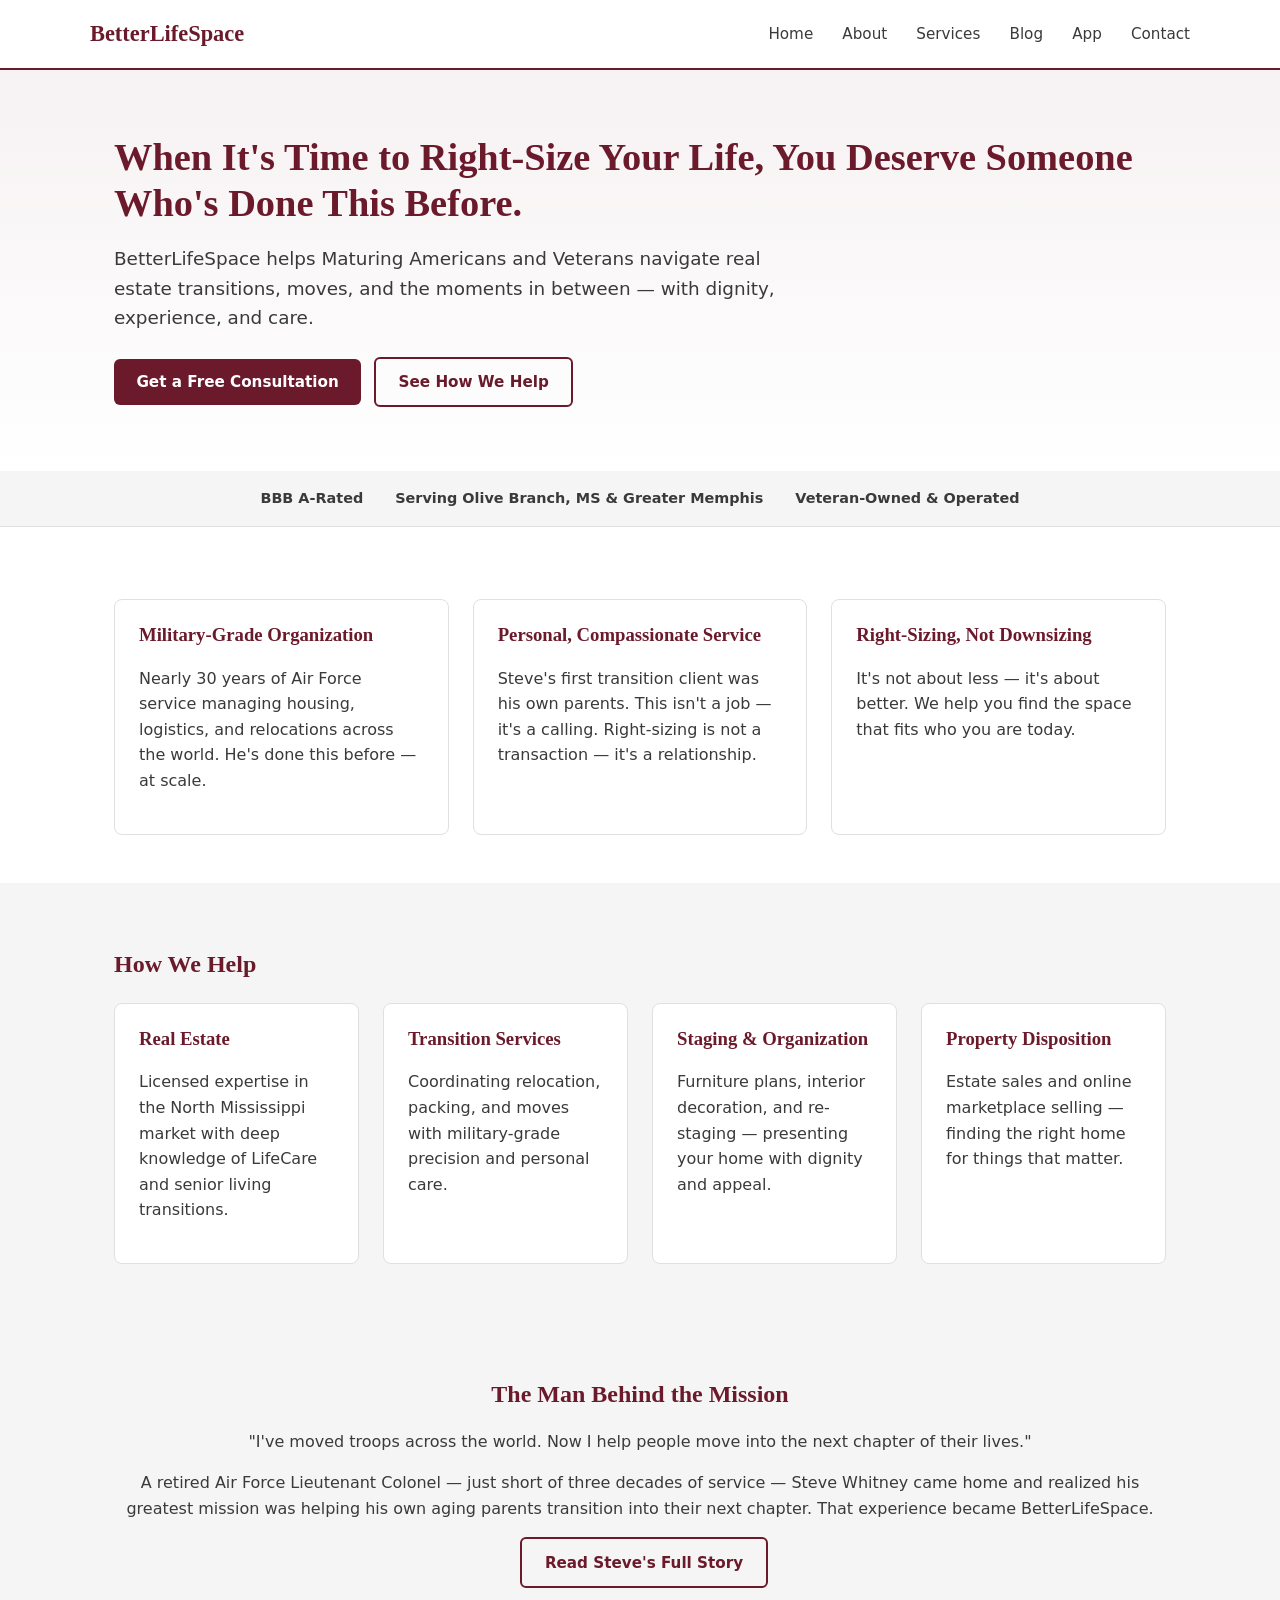
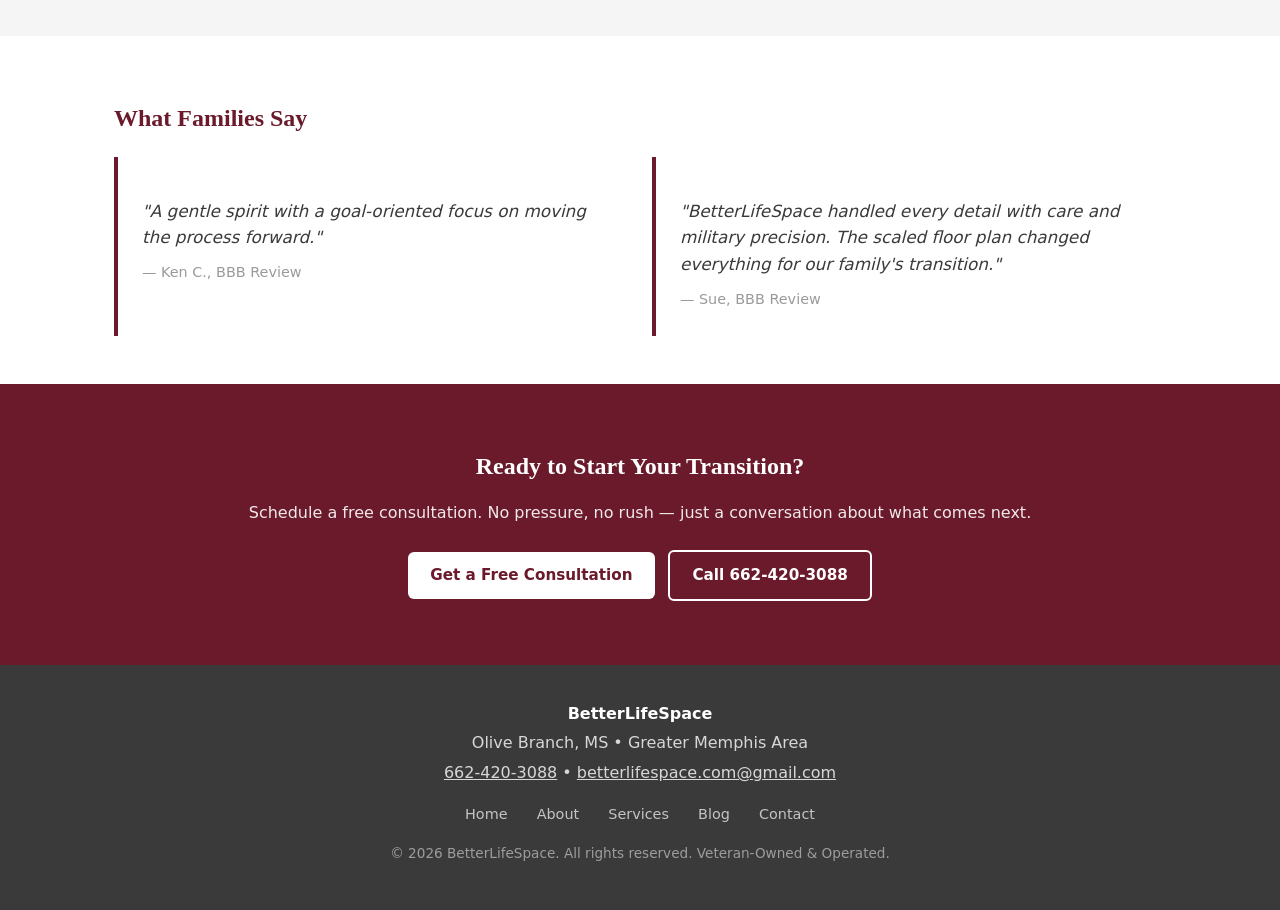
<file: index.html>
<!doctype html>
<html lang="en">
<head>
  <meta charset="utf-8" />
  <meta name="viewport" content="width=device-width, initial-scale=1" />
  <title>BetterLifeSpace — Right-Size Your Life with Dignity, Experience & Care</title>
  <meta name="description" content="BetterLifeSpace helps Maturing Americans and Veterans navigate real estate transitions, moves, and life changes — with dignity, military-grade organization, and compassionate care. Serving Olive Branch, MS and the greater Memphis area." />
  <meta name="keywords" content="senior move management, right-sizing, Olive Branch MS, real estate, veteran owned, transition services, estate sales, Memphis TN" />

  <!-- Open Graph -->
  <meta property="og:title" content="BetterLifeSpace — Right-Size Your Life" />
  <meta property="og:description" content="Helping Maturing Americans navigate real estate transitions with dignity, experience, and care." />
  <meta property="og:type" content="website" />
  <meta property="og:url" content="https://betterlifespace.org" />
  <!-- <meta property="og:image" content="https://betterlifespace.org/assets/img/og-image.jpg" /> -->

  <!-- Structured Data -->
  <script type="application/ld+json">
  {
    "@context": "https://schema.org",
    "@type": "LocalBusiness",
    "name": "BetterLifeSpace",
    "description": "Right-sizing, real estate, transition services, staging, and property disposition for Maturing Americans and Veterans.",
    "url": "https://betterlifespace.org",
    "telephone": "662-420-3088",
    "email": "betterlifespace.com@gmail.com",
    "founder": {
      "@type": "Person",
      "name": "Steve Whitney",
      "jobTitle": "Owner",
      "description": "Retired Air Force Lieutenant Colonel with nearly 30 years of service"
    },
    "address": {
      "@type": "PostalAddress",
      "addressLocality": "Olive Branch",
      "addressRegion": "MS",
      "addressCountry": "US"
    },
    "areaServed": [
      { "@type": "City", "name": "Olive Branch", "containedInPlace": { "@type": "State", "name": "Mississippi" } },
      { "@type": "City", "name": "Memphis", "containedInPlace": { "@type": "State", "name": "Tennessee" } }
    ],
    "aggregateRating": {
      "@type": "AggregateRating",
      "ratingValue": "5",
      "bestRating": "5",
      "ratingCount": "2"
    }
  }
  </script>

  <link rel="stylesheet" href="assets/css/style.css" />
</head>
<body>

  <!-- ============================================================
       HEADER / NAVIGATION
       ============================================================
       Navigation links to all main pages.
       Logo area: Replace text "BetterLifeSpace" with actual logo
       image when available (assets/img/logo-full.png).
  -->
  <header class="site-header">
    <div class="container header-inner">
      <a class="brand" href="index.html">BetterLifeSpace</a>
      <button id="navToggle" class="nav-toggle" aria-label="Toggle navigation">&#9776;</button>
      <nav class="site-nav" id="siteNav">
        <a href="index.html">Home</a>
        <a href="about.html">About</a>
        <a href="services/">Services</a>
        <a href="blog/">Blog</a>
        <a href="app.html">App</a>
        <a href="contact.html">Contact</a>
      </nav>
    </div>
  </header>

  <main>

    <!-- ============================================================
         HERO SECTION
         ============================================================
         CONTENT GUIDELINES:
         - Headline: "When It's Time to Right-Size Your Life, You Deserve
           Someone Who's Done This Before."
         - Sub-headline: "BetterLifeSpace helps Maturing Americans and
           Veterans navigate real estate transitions, moves, and the
           moments in between — with dignity, experience, and care."
         - Two CTA buttons: "Get a Free Consultation" | "See How We Help"
         - Background: Warm, inviting residential photography — not
           sterile stock images. Consider a warm-toned hero image of a
           real home exterior or a family moment.
         - NEVER use the phrase "Senior Citizens" — always "Maturing
           Americans" or "Mature Adults"
    -->
    <section class="hero">
      <div class="container hero-inner">
        <h1>When It's Time to Right-Size Your Life, You Deserve Someone Who's Done This Before.</h1>
        <p class="hero-sub">BetterLifeSpace helps Maturing Americans and Veterans navigate real estate transitions, moves, and the moments in between — with dignity, experience, and care.</p>
        <p class="cta-row">
          <a class="btn primary" href="contact.html">Get a Free Consultation</a>
          <a class="btn outline" href="services/">See How We Help</a>
        </p>
      </div>
    </section>

    <!-- ============================================================
         SOCIAL PROOF BAR
         ============================================================
         CONTENT GUIDELINES:
         - BBB A-Rated badge (add image when available)
         - "Serving Olive Branch, MS & Greater Memphis"
         - "Veteran-Owned & Operated"
         - Keep this tight — one horizontal row on desktop,
           stacked on mobile
    -->
    <section class="trust-bar">
      <div class="container trust-bar-inner">
        <span class="trust-item">BBB A-Rated</span>
        <span class="trust-item">Serving Olive Branch, MS &amp; Greater Memphis</span>
        <span class="trust-item">Veteran-Owned &amp; Operated</span>
      </div>
    </section>

    <!-- ============================================================
         THREE-COLUMN VALUE PROPOSITIONS
         ============================================================
         CONTENT GUIDELINES:
         1. Military-Grade Organization — the experience
            "Nearly 30 years of Air Force service managing housing,
            logistics, and relocations across the world."
         2. Personal, Compassionate Service — the heart
            "Steve's first transition client was his own parents.
            This isn't a job — it's a calling."
         3. Right-Sizing, Not Downsizing — the philosophy
            "It's not about less — it's about better. Find the
            space that fits who you are today."
    -->
    <section class="value-props">
      <div class="container">
        <div class="grid grid-3">
          <div class="card">
            <h3>Military-Grade Organization</h3>
            <p>Nearly 30 years of Air Force service managing housing, logistics, and relocations across the world. He's done this before — at scale.</p>
          </div>
          <div class="card">
            <h3>Personal, Compassionate Service</h3>
            <p>Steve's first transition client was his own parents. This isn't a job — it's a calling. Right-sizing is not a transaction — it's a relationship.</p>
          </div>
          <div class="card">
            <h3>Right-Sizing, Not Downsizing</h3>
            <p>It's not about less — it's about better. We help you find the space that fits who you are today.</p>
          </div>
        </div>
      </div>
    </section>

    <!-- ============================================================
         SERVICES OVERVIEW
         ============================================================
         CONTENT GUIDELINES:
         Brief cards linking to each service page. Each card has:
         - Service name as heading
         - 1-2 sentence description
         - Link to full service page
         Services: Real Estate, Transition Services, Staging &
         Organization, Property Disposition (Re-Home)
    -->
    <section class="services-overview" id="services">
      <div class="container">
        <h2>How We Help</h2>
        <div class="grid grid-4">
          <a href="services/real-estate.html" class="card card-link">
            <h3>Real Estate</h3>
            <p>Licensed expertise in the North Mississippi market with deep knowledge of LifeCare and senior living transitions.</p>
          </a>
          <a href="services/transition.html" class="card card-link">
            <h3>Transition Services</h3>
            <p>Coordinating relocation, packing, and moves with military-grade precision and personal care.</p>
          </a>
          <a href="services/staging.html" class="card card-link">
            <h3>Staging &amp; Organization</h3>
            <p>Furniture plans, interior decoration, and re-staging — presenting your home with dignity and appeal.</p>
          </a>
          <a href="services/disposition.html" class="card card-link">
            <h3>Property Disposition</h3>
            <p>Estate sales and online marketplace selling — finding the right home for things that matter.</p>
          </a>
        </div>
      </div>
    </section>

    <!-- ============================================================
         STEVE'S STORY TEASER
         ============================================================
         CONTENT GUIDELINES:
         2-3 sentences from Steve's story with a link to the About page.
         Pull from: "I've moved troops across the world. Now I help
         people move into the next chapter of their lives."
    -->
    <section class="story-teaser">
      <div class="container">
        <h2>The Man Behind the Mission</h2>
        <p>"I've moved troops across the world. Now I help people move into the next chapter of their lives."</p>
        <p>A retired Air Force Lieutenant Colonel — just short of three decades of service — Steve Whitney came home and realized his greatest mission was helping his own aging parents transition into their next chapter. That experience became BetterLifeSpace.</p>
        <a class="btn outline" href="about.html">Read Steve's Full Story</a>
      </div>
    </section>

    <!-- ============================================================
         TESTIMONIALS
         ============================================================
         CONTENT GUIDELINES:
         Feature real BBB testimonials prominently:
         - Sue's testimonial (about the scaled floor plan)
         - Ken C.'s quote: "A gentle spirit with a goal-oriented
           focus on moving the process forward."
         - Add more as they come in
    -->
    <section class="testimonials" id="testimonials">
      <div class="container">
        <h2>What Families Say</h2>
        <div class="grid grid-2">
          <blockquote class="testimonial-card">
            <p>"A gentle spirit with a goal-oriented focus on moving the process forward."</p>
            <cite>— Ken C., BBB Review</cite>
          </blockquote>
          <blockquote class="testimonial-card">
            <!-- TODO: Add Sue's full testimonial about the scaled floor plan -->
            <p>"BetterLifeSpace handled every detail with care and military precision. The scaled floor plan changed everything for our family's transition."</p>
            <cite>— Sue, BBB Review</cite>
          </blockquote>
        </div>
      </div>
    </section>

    <!-- ============================================================
         FINAL CTA
         ============================================================
         Free consultation form or phone number prominently displayed.
         Phone: 662-420-3088
    -->
    <section class="final-cta">
      <div class="container">
        <h2>Ready to Start Your Transition?</h2>
        <p>Schedule a free consultation. No pressure, no rush — just a conversation about what comes next.</p>
        <p class="cta-row">
          <a class="btn primary" href="contact.html">Get a Free Consultation</a>
          <a class="btn outline" href="tel:6624203088">Call 662-420-3088</a>
        </p>
      </div>
    </section>

  </main>

  <!-- ============================================================
       FOOTER
       ============================================================
       Include: copyright, BBB badge, Veteran-owned badge,
       quick nav links, phone and email.
  -->
  <footer class="site-footer">
    <div class="container footer-inner">
      <div class="footer-brand">
        <p><strong>BetterLifeSpace</strong></p>
        <p>Olive Branch, MS &bull; Greater Memphis Area</p>
        <p><a href="tel:6624203088">662-420-3088</a> &bull; <a href="mailto:betterlifespace.com@gmail.com">betterlifespace.com@gmail.com</a></p>
      </div>
      <nav class="footer-nav">
        <a href="index.html">Home</a>
        <a href="about.html">About</a>
        <a href="services/">Services</a>
        <a href="blog/">Blog</a>
        <a href="contact.html">Contact</a>
      </nav>
      <p class="footer-copy">&copy; <span id="year"></span> BetterLifeSpace. All rights reserved. Veteran-Owned &amp; Operated.</p>
    </div>
  </footer>

  <script src="assets/js/main.js"></script>
</body>
</html>
</file>
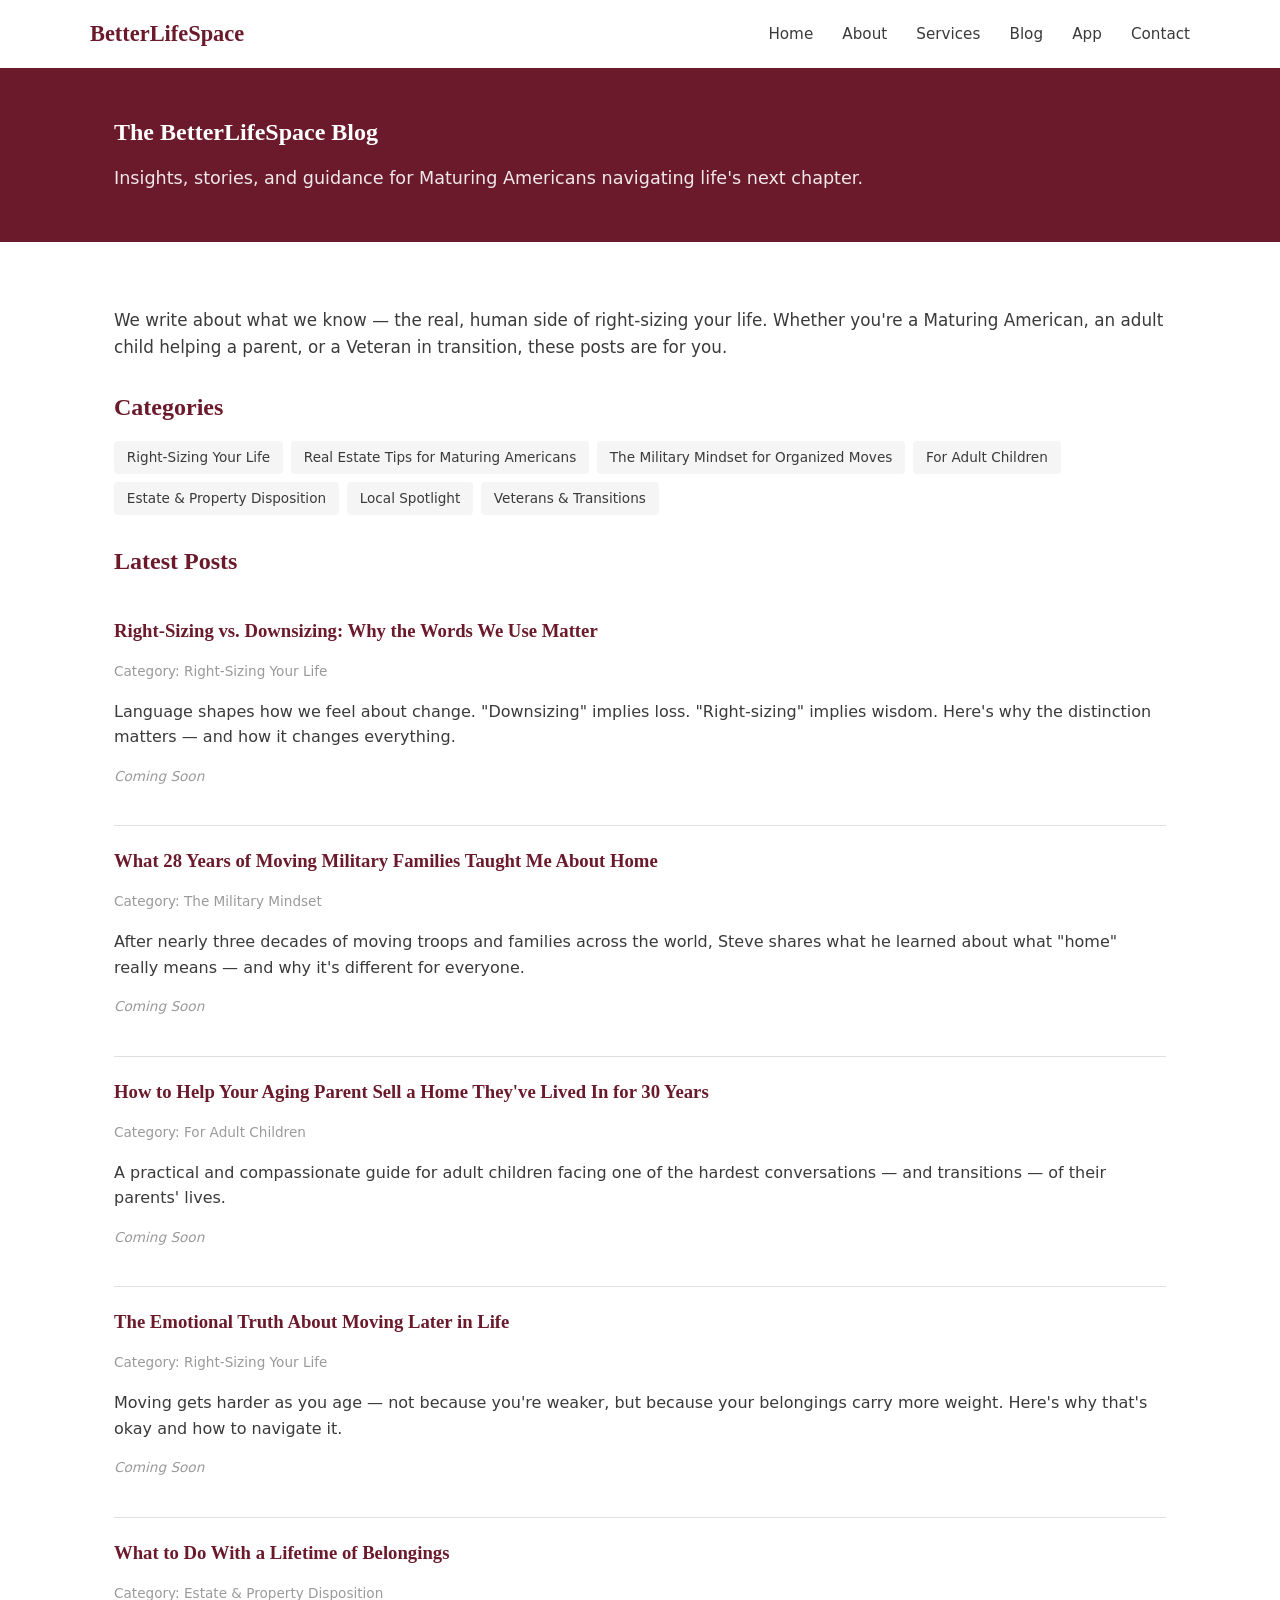
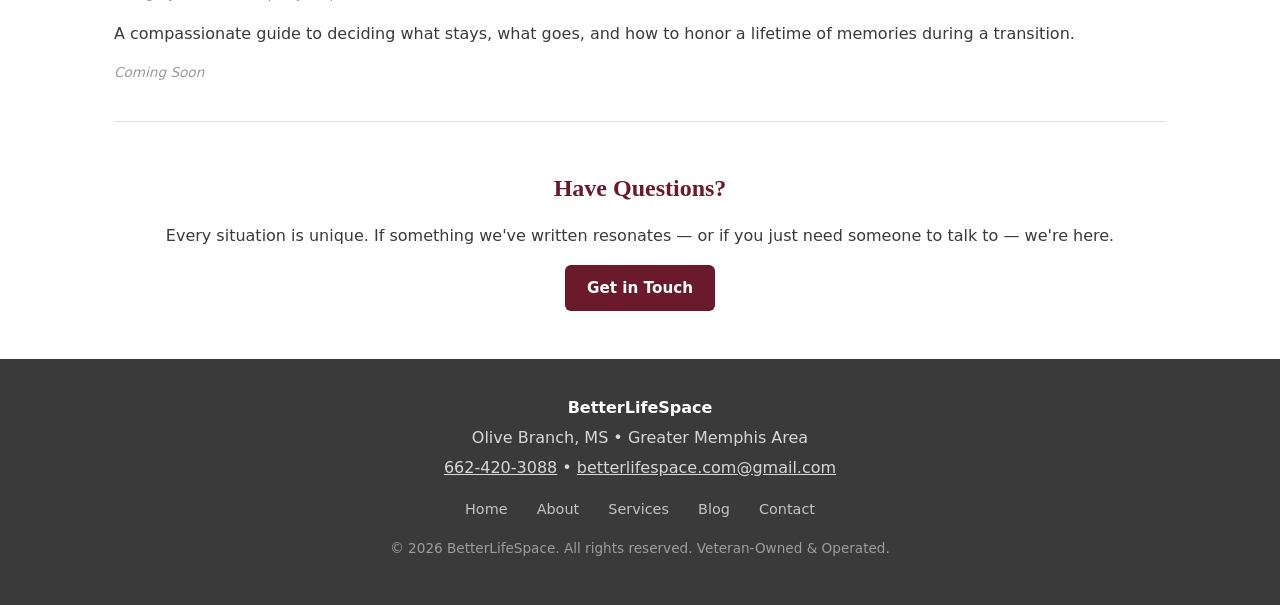
<file: blog/index.html>
<!doctype html>
<html lang="en">
<head>
  <meta charset="utf-8" />
  <meta name="viewport" content="width=device-width, initial-scale=1" />
  <title>Blog — BetterLifeSpace</title>
  <meta name="description" content="Insights on right-sizing, senior transitions, real estate, estate sales, and more from Steve Whitney and BetterLifeSpace. Serving Olive Branch, MS and the greater Memphis area." />
  <meta name="keywords" content="right-sizing blog, senior move management tips, downsizing advice, veteran real estate, Olive Branch MS" />
  <link rel="stylesheet" href="../assets/css/style.css" />
</head>
<body>

  <header class="site-header">
    <div class="container header-inner">
      <a class="brand" href="../index.html">BetterLifeSpace</a>
      <button id="navToggle" class="nav-toggle" aria-label="Toggle navigation">&#9776;</button>
      <nav class="site-nav" id="siteNav">
        <a href="../index.html">Home</a>
        <a href="../about.html">About</a>
        <a href="../services/">Services</a>
        <a href="./">Blog</a>
        <a href="../app.html">App</a>
        <a href="../contact.html">Contact</a>
      </nav>
    </div>
  </header>

  <main>

    <!-- ============================================================
         BLOG INDEX PAGE
         ============================================================
         PURPOSE:
         Establish Steve as the trusted regional authority on
         Maturing American real estate transitions. Serve as the
         SEO engine for the site.

         CATEGORIES:
         - Right-Sizing Your Life (philosophy and mindset)
         - Real Estate Tips for Maturing Americans
         - The Military Mindset for Organized Moves
         - For Adult Children (helping aging parents)
         - Estate & Property Disposition
         - Local Spotlight (North Mississippi / Memphis resources)
         - Veterans & Transitions

         FIRST 10 BLOG POSTS TO WRITE:
         1. "Right-Sizing vs. Downsizing: Why the Words We Use Matter"
            File: blog/right-sizing-vs-downsizing.html
            Category: Right-Sizing Your Life

         2. "What 28 Years of Moving Military Families Taught Me About Home"
            File: blog/military-families-taught-me-about-home.html
            Category: The Military Mindset

         3. "How to Help Your Aging Parent Sell a Home They've Lived In for 30 Years"
            File: blog/help-aging-parent-sell-home.html
            Category: For Adult Children

         4. "The Emotional Truth About Moving Later in Life (And Why It's Okay)"
            File: blog/emotional-truth-moving-later-in-life.html
            Category: Right-Sizing Your Life

         5. "What to Do With a Lifetime of Belongings: A Compassionate Guide"
            File: blog/lifetime-of-belongings-guide.html
            Category: Estate & Property Disposition

         6. "Why a Scaled Floor Plan Changed Everything for One of My Clients"
            File: blog/scaled-floor-plan-changed-everything.html
            Category: Real Estate Tips

         7. "The Real Estate Market for Maturing Americans in North Mississippi"
            File: blog/real-estate-market-north-mississippi.html
            Category: Real Estate Tips

         8. "Estate Sales 101: What Families Need to Know"
            File: blog/estate-sales-101.html
            Category: Estate & Property Disposition

         9. "How LifeCare Facilities Work — And What to Expect in the Transition"
            File: blog/lifecare-facilities-what-to-expect.html
            Category: Local Spotlight

         10. "Hiring a Veteran: Why It Matters and What You Get"
             File: blog/hiring-a-veteran.html
             Category: Veterans & Transitions

         BLOG POST TEMPLATE:
         Each blog post HTML file should follow this structure:
         - Same header/footer as all pages
         - <article> wrapper with post content
         - h1 = post title
         - Publication date
         - Category tag
         - Body content (800-1200 words recommended)
         - Author attribution: Steve Whitney
         - CTA at bottom: Free consultation
         - Related posts links (when available)

         SEO NOTES:
         - Each post should have unique title and meta description
         - Use target keywords naturally in headings and body
         - Internal links to relevant service pages
         - Alt text on all images
    -->

    <section class="page-hero">
      <div class="container">
        <h1>The BetterLifeSpace Blog</h1>
        <p class="page-subtitle">Insights, stories, and guidance for Maturing Americans navigating life's next chapter.</p>
      </div>
    </section>

    <section class="blog-list">
      <div class="container">

        <p class="blog-intro">We write about what we know — the real, human side of right-sizing your life. Whether you're a Maturing American, an adult child helping a parent, or a Veteran in transition, these posts are for you.</p>

        <!-- TODO: Replace these placeholders with actual blog post links as posts are written -->

        <div class="blog-categories">
          <h2>Categories</h2>
          <ul class="category-list">
            <li>Right-Sizing Your Life</li>
            <li>Real Estate Tips for Maturing Americans</li>
            <li>The Military Mindset for Organized Moves</li>
            <li>For Adult Children</li>
            <li>Estate &amp; Property Disposition</li>
            <li>Local Spotlight</li>
            <li>Veterans &amp; Transitions</li>
          </ul>
        </div>

        <div class="blog-posts">
          <h2>Latest Posts</h2>

          <!-- Post placeholders — replace with actual content as posts are written -->
          <article class="blog-card">
            <h3>Right-Sizing vs. Downsizing: Why the Words We Use Matter</h3>
            <p class="blog-meta">Category: Right-Sizing Your Life</p>
            <p>Language shapes how we feel about change. "Downsizing" implies loss. "Right-sizing" implies wisdom. Here's why the distinction matters — and how it changes everything.</p>
            <!-- <a href="../blog/right-sizing-vs-downsizing.html">Read More</a> -->
            <p class="coming-soon">Coming Soon</p>
          </article>

          <article class="blog-card">
            <h3>What 28 Years of Moving Military Families Taught Me About Home</h3>
            <p class="blog-meta">Category: The Military Mindset</p>
            <p>After nearly three decades of moving troops and families across the world, Steve shares what he learned about what "home" really means — and why it's different for everyone.</p>
            <!-- <a href="../blog/military-families-taught-me-about-home.html">Read More</a> -->
            <p class="coming-soon">Coming Soon</p>
          </article>

          <article class="blog-card">
            <h3>How to Help Your Aging Parent Sell a Home They've Lived In for 30 Years</h3>
            <p class="blog-meta">Category: For Adult Children</p>
            <p>A practical and compassionate guide for adult children facing one of the hardest conversations — and transitions — of their parents' lives.</p>
            <!-- <a href="../blog/help-aging-parent-sell-home.html">Read More</a> -->
            <p class="coming-soon">Coming Soon</p>
          </article>

          <article class="blog-card">
            <h3>The Emotional Truth About Moving Later in Life</h3>
            <p class="blog-meta">Category: Right-Sizing Your Life</p>
            <p>Moving gets harder as you age — not because you're weaker, but because your belongings carry more weight. Here's why that's okay and how to navigate it.</p>
            <!-- <a href="../blog/emotional-truth-moving-later-in-life.html">Read More</a> -->
            <p class="coming-soon">Coming Soon</p>
          </article>

          <article class="blog-card">
            <h3>What to Do With a Lifetime of Belongings</h3>
            <p class="blog-meta">Category: Estate &amp; Property Disposition</p>
            <p>A compassionate guide to deciding what stays, what goes, and how to honor a lifetime of memories during a transition.</p>
            <!-- <a href="../blog/lifetime-of-belongings-guide.html">Read More</a> -->
            <p class="coming-soon">Coming Soon</p>
          </article>

        </div>

        <div class="blog-cta">
          <h2>Have Questions?</h2>
          <p>Every situation is unique. If something we've written resonates — or if you just need someone to talk to — we're here.</p>
          <a class="btn primary" href="../contact.html">Get in Touch</a>
        </div>

      </div>
    </section>

  </main>

  <footer class="site-footer">
    <div class="container footer-inner">
      <div class="footer-brand">
        <p><strong>BetterLifeSpace</strong></p>
        <p>Olive Branch, MS &bull; Greater Memphis Area</p>
        <p><a href="tel:6624203088">662-420-3088</a> &bull; <a href="mailto:betterlifespace.com@gmail.com">betterlifespace.com@gmail.com</a></p>
      </div>
      <nav class="footer-nav">
        <a href="../index.html">Home</a>
        <a href="../about.html">About</a>
        <a href="../services/">Services</a>
        <a href="./">Blog</a>
        <a href="../contact.html">Contact</a>
      </nav>
      <p class="footer-copy">&copy; <span id="year"></span> BetterLifeSpace. All rights reserved. Veteran-Owned &amp; Operated.</p>
    </div>
  </footer>

  <script src="../assets/js/main.js"></script>
</body>
</html>
</file>
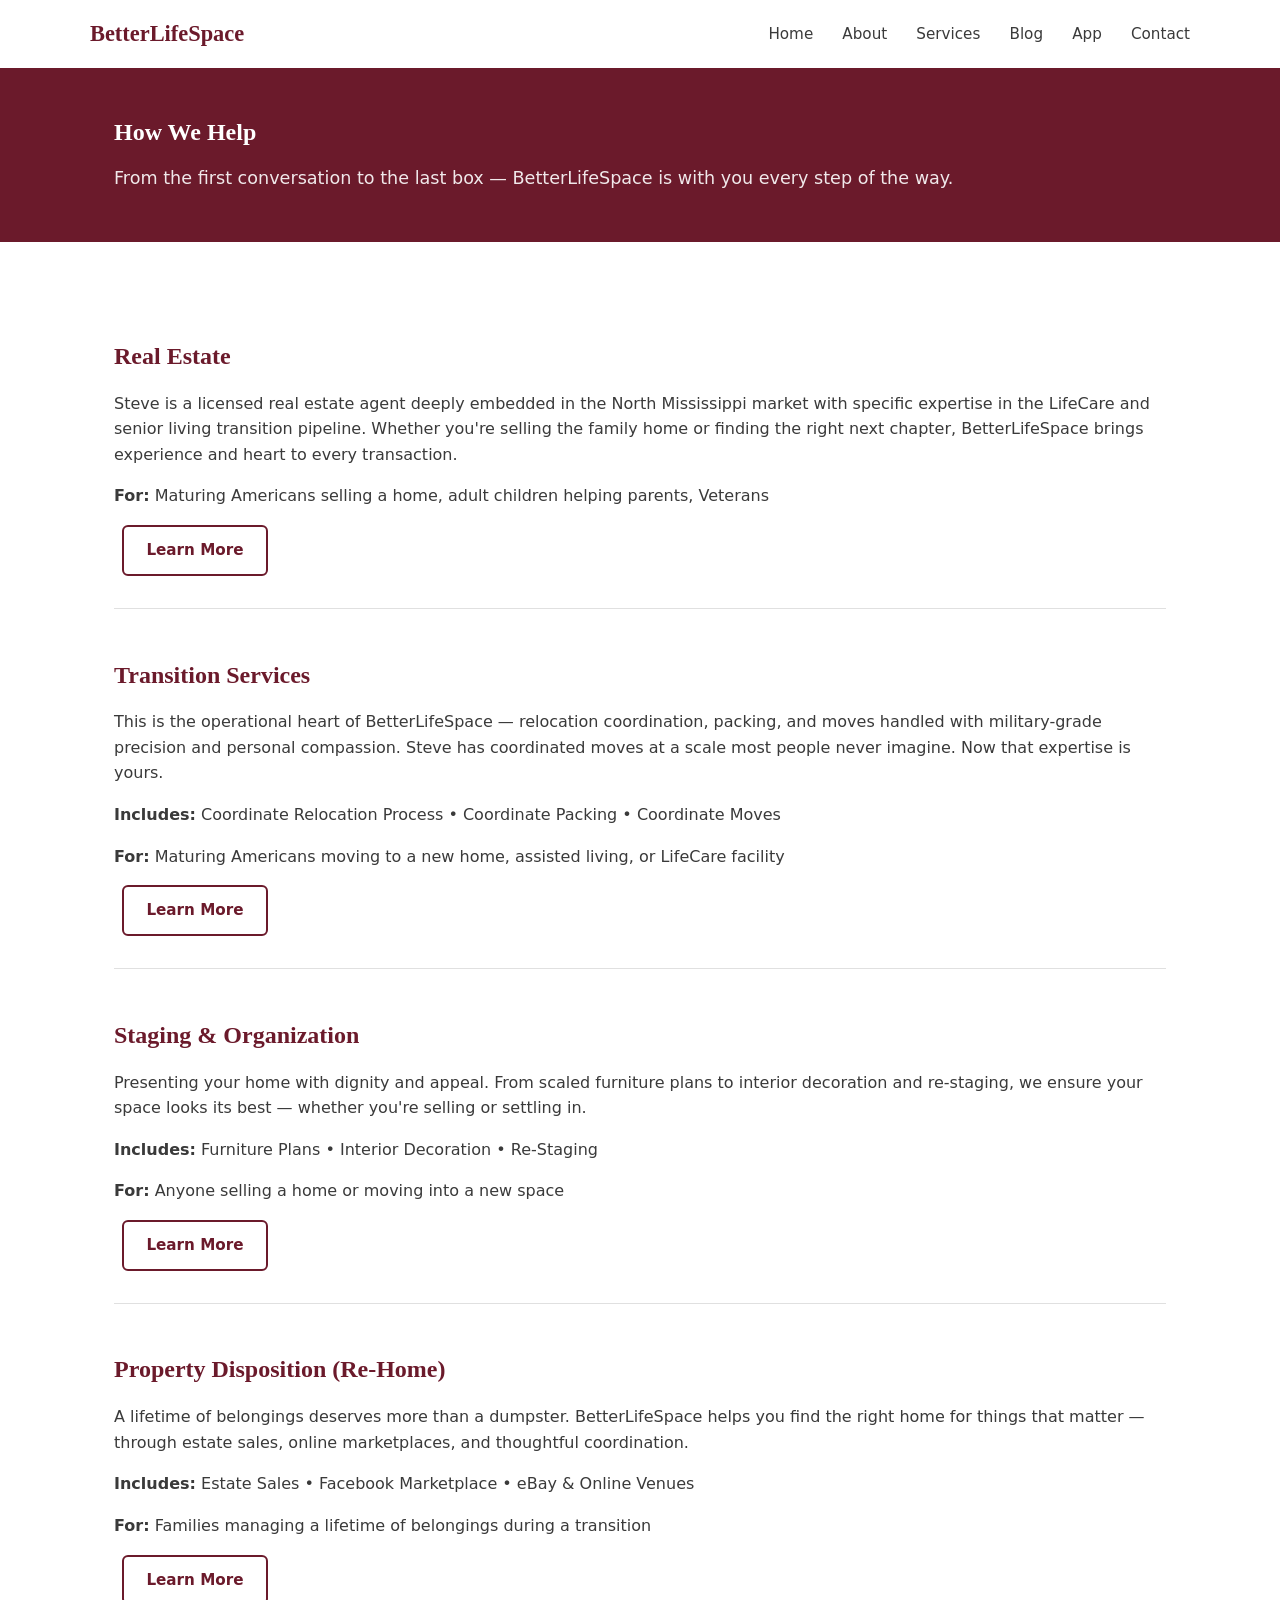
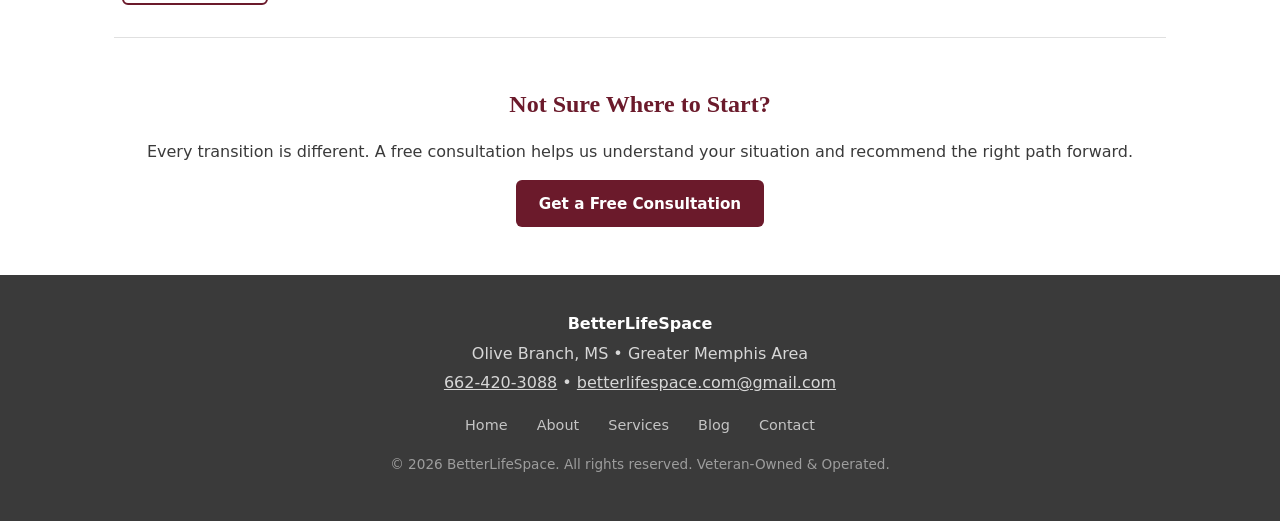
<file: services/index.html>
<!doctype html>
<html lang="en">
<head>
  <meta charset="utf-8" />
  <meta name="viewport" content="width=device-width, initial-scale=1" />
  <title>Our Services — BetterLifeSpace</title>
  <meta name="description" content="BetterLifeSpace offers real estate, transition services, staging and organization, and property disposition for Maturing Americans and Veterans in Olive Branch, MS and the greater Memphis area." />
  <meta name="keywords" content="senior move management services, right-sizing, real estate, transition services, staging, estate sales, Olive Branch MS" />
  <link rel="stylesheet" href="../assets/css/style.css" />
</head>
<body>

  <header class="site-header">
    <div class="container header-inner">
      <a class="brand" href="../index.html">BetterLifeSpace</a>
      <button id="navToggle" class="nav-toggle" aria-label="Toggle navigation">&#9776;</button>
      <nav class="site-nav" id="siteNav">
        <a href="../index.html">Home</a>
        <a href="../about.html">About</a>
        <a href="./">Services</a>
        <a href="../blog/">Blog</a>
        <a href="../app.html">App</a>
        <a href="../contact.html">Contact</a>
      </nav>
    </div>
  </header>

  <main>

    <!-- ============================================================
         SERVICES OVERVIEW PAGE
         ============================================================
         GUIDELINES:
         This page provides a warm overview of ALL services with
         links to individual service detail pages.

         Each service card follows this structure:
         - Service name
         - Brief description (2-3 sentences)
         - Who it's for
         - Link to full page

         TONE: Warm, dignified, confident. Never clinical.
         NEVER say "Senior Citizens" — say "Maturing Americans"
    -->

    <section class="page-hero">
      <div class="container">
        <h1>How We Help</h1>
        <p class="page-subtitle">From the first conversation to the last box — BetterLifeSpace is with you every step of the way.</p>
      </div>
    </section>

    <section class="services-list">
      <div class="container">

        <div class="service-card-full">
          <h2><a href="real-estate.html">Real Estate</a></h2>
          <p>Steve is a licensed real estate agent deeply embedded in the North Mississippi market with specific expertise in the LifeCare and senior living transition pipeline. Whether you're selling the family home or finding the right next chapter, BetterLifeSpace brings experience and heart to every transaction.</p>
          <p><strong>For:</strong> Maturing Americans selling a home, adult children helping parents, Veterans</p>
          <a class="btn outline" href="real-estate.html">Learn More</a>
        </div>

        <div class="service-card-full">
          <h2><a href="transition.html">Transition Services</a></h2>
          <p>This is the operational heart of BetterLifeSpace — relocation coordination, packing, and moves handled with military-grade precision and personal compassion. Steve has coordinated moves at a scale most people never imagine. Now that expertise is yours.</p>
          <p><strong>Includes:</strong> Coordinate Relocation Process &bull; Coordinate Packing &bull; Coordinate Moves</p>
          <p><strong>For:</strong> Maturing Americans moving to a new home, assisted living, or LifeCare facility</p>
          <a class="btn outline" href="transition.html">Learn More</a>
        </div>

        <div class="service-card-full">
          <h2><a href="staging.html">Staging &amp; Organization</a></h2>
          <p>Presenting your home with dignity and appeal. From scaled furniture plans to interior decoration and re-staging, we ensure your space looks its best — whether you're selling or settling in.</p>
          <p><strong>Includes:</strong> Furniture Plans &bull; Interior Decoration &bull; Re-Staging</p>
          <p><strong>For:</strong> Anyone selling a home or moving into a new space</p>
          <a class="btn outline" href="staging.html">Learn More</a>
        </div>

        <div class="service-card-full">
          <h2><a href="disposition.html">Property Disposition (Re-Home)</a></h2>
          <p>A lifetime of belongings deserves more than a dumpster. BetterLifeSpace helps you find the right home for things that matter — through estate sales, online marketplaces, and thoughtful coordination.</p>
          <p><strong>Includes:</strong> Estate Sales &bull; Facebook Marketplace &bull; eBay &amp; Online Venues</p>
          <p><strong>For:</strong> Families managing a lifetime of belongings during a transition</p>
          <a class="btn outline" href="disposition.html">Learn More</a>
        </div>

        <div class="services-cta">
          <h2>Not Sure Where to Start?</h2>
          <p>Every transition is different. A free consultation helps us understand your situation and recommend the right path forward.</p>
          <a class="btn primary" href="../contact.html">Get a Free Consultation</a>
        </div>

      </div>
    </section>

  </main>

  <footer class="site-footer">
    <div class="container footer-inner">
      <div class="footer-brand">
        <p><strong>BetterLifeSpace</strong></p>
        <p>Olive Branch, MS &bull; Greater Memphis Area</p>
        <p><a href="tel:6624203088">662-420-3088</a> &bull; <a href="mailto:betterlifespace.com@gmail.com">betterlifespace.com@gmail.com</a></p>
      </div>
      <nav class="footer-nav">
        <a href="../index.html">Home</a>
        <a href="../about.html">About</a>
        <a href="./">Services</a>
        <a href="../blog/">Blog</a>
        <a href="../contact.html">Contact</a>
      </nav>
      <p class="footer-copy">&copy; <span id="year"></span> BetterLifeSpace. All rights reserved. Veteran-Owned &amp; Operated.</p>
    </div>
  </footer>

  <script src="../assets/js/main.js"></script>
</body>
</html>
</file>
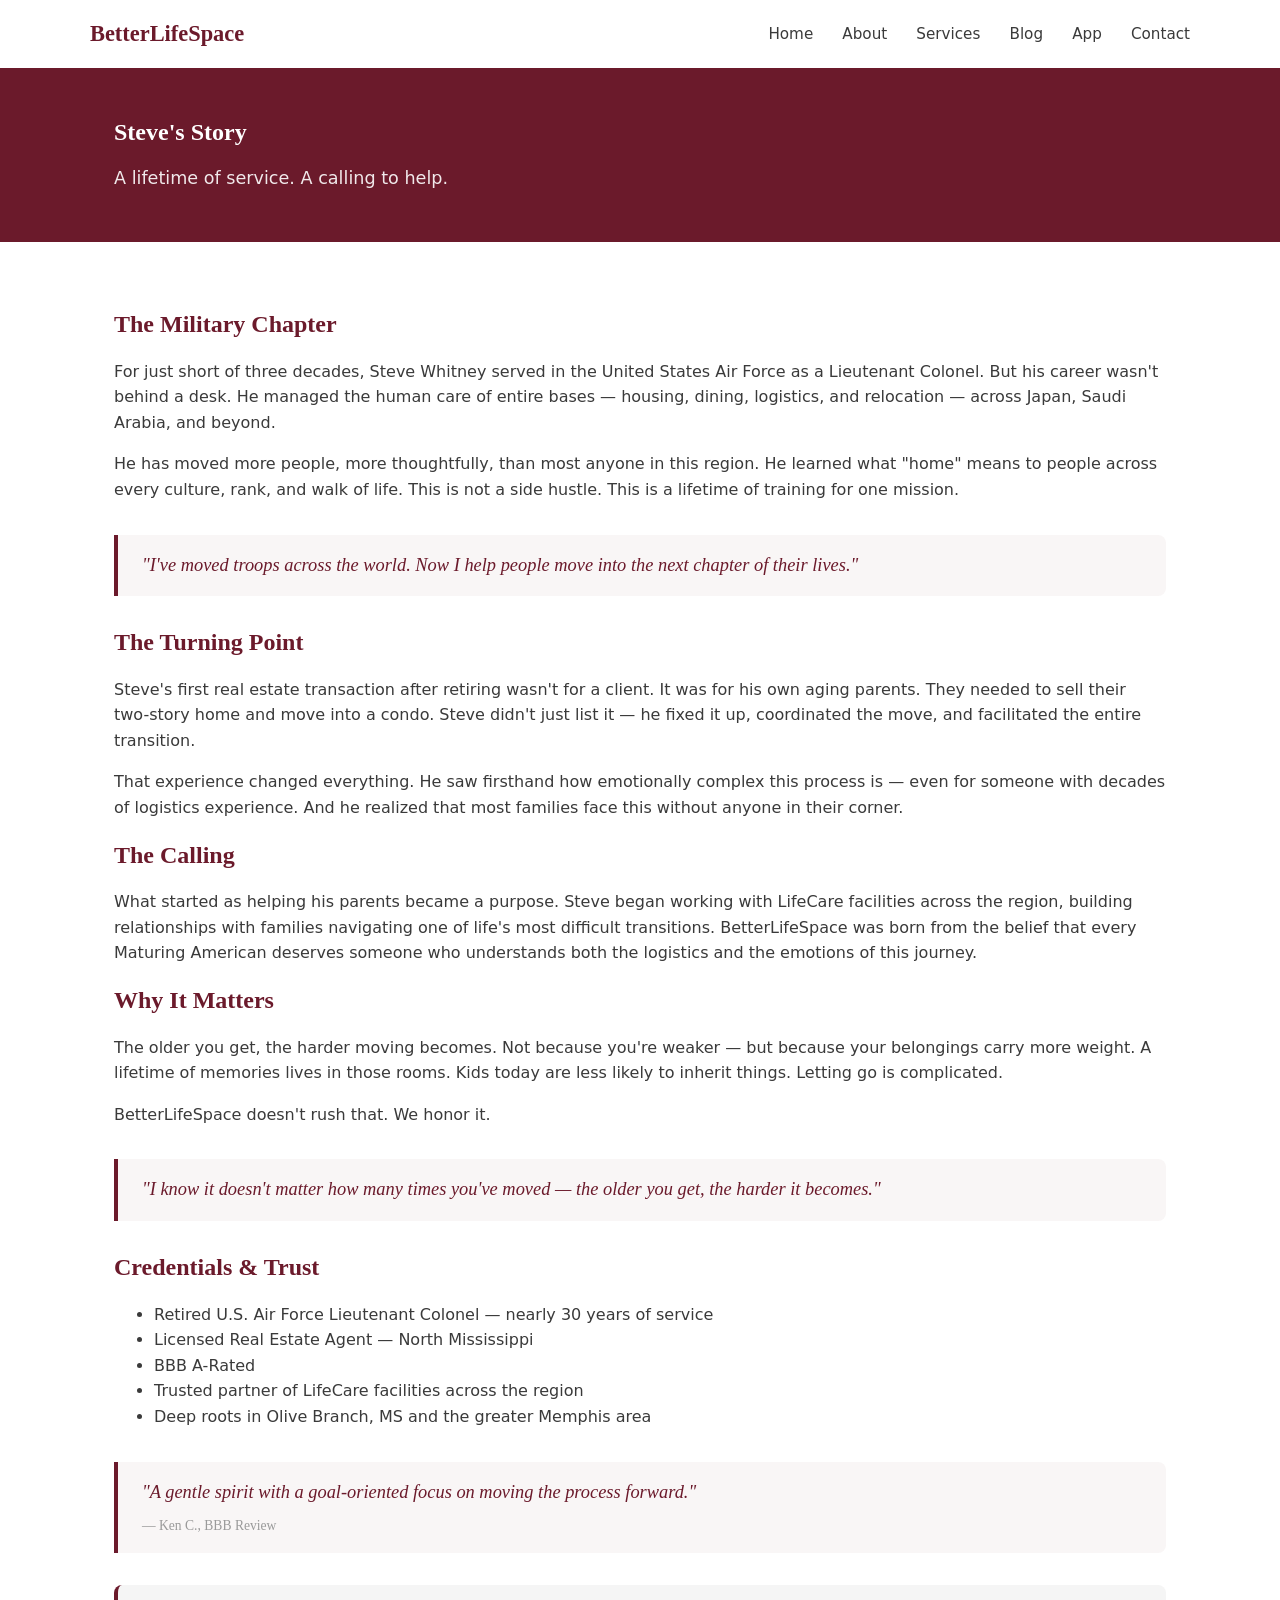
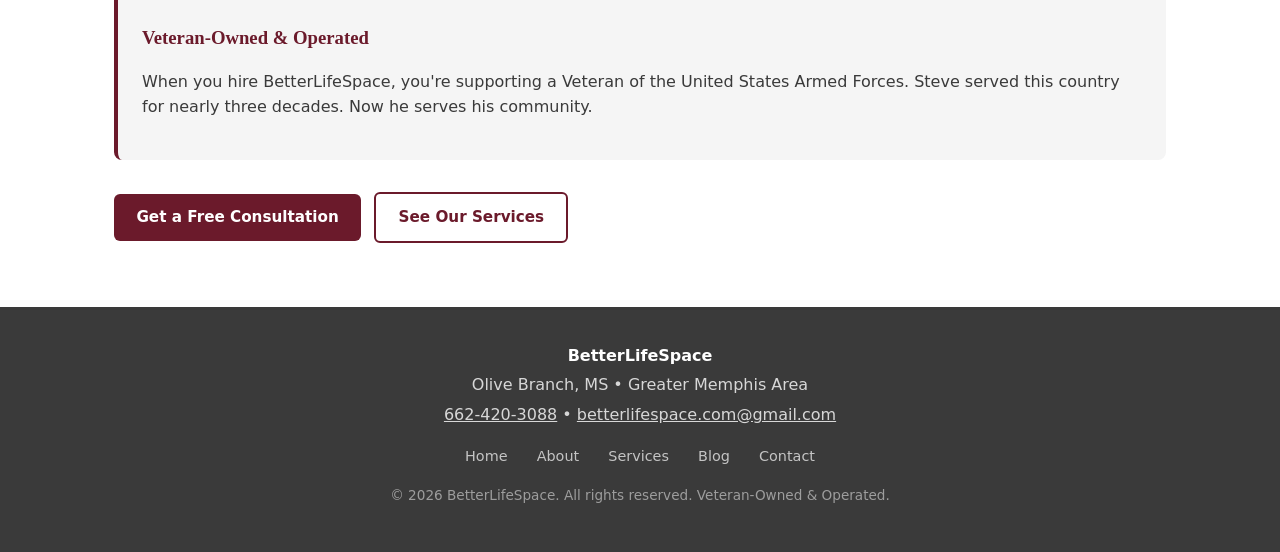
<file: about.html>
<!doctype html>
<html lang="en">
<head>
  <meta charset="utf-8" />
  <meta name="viewport" content="width=device-width, initial-scale=1" />
  <title>About Steve Whitney — BetterLifeSpace</title>
  <meta name="description" content="Steve Whitney — retired Air Force Lieutenant Colonel with nearly 30 years of service — founded BetterLifeSpace to help Maturing Americans right-size their lives with dignity and care." />
  <meta name="keywords" content="Steve Whitney, veteran real estate agent, Air Force, senior move management, Olive Branch MS, BetterLifeSpace" />
  <link rel="stylesheet" href="assets/css/style.css" />
</head>
<body>

  <header class="site-header">
    <div class="container header-inner">
      <a class="brand" href="index.html">BetterLifeSpace</a>
      <button id="navToggle" class="nav-toggle" aria-label="Toggle navigation">&#9776;</button>
      <nav class="site-nav" id="siteNav">
        <a href="index.html">Home</a>
        <a href="about.html">About</a>
        <a href="services/">Services</a>
        <a href="blog/">Blog</a>
        <a href="app.html">App</a>
        <a href="contact.html">Contact</a>
      </nav>
    </div>
  </header>

  <main>

    <!-- ============================================================
         ABOUT PAGE — "STEVE'S STORY"
         ============================================================
         GOAL: Build deep trust. Make this personal and human.

         STRUCTURE:
         1. The Military Chapter
            - Near 30 years Air Force service
            - Human care command: housing, dining, logistics, relocation
            - World travel: Japan, Saudi Arabia, and beyond
            - What he learned about home and culture
            - Key quote: "I've moved troops across the world."

         2. The Turning Point
            - Retiring from the Air Force
            - Helping his own aging parents sell their two-story home
            - Moving them into a condo
            - He didn't just list it — he fixed it up, coordinated the
              move, and facilitated the entire transition
            - Key quote: "He did it for his parents first."

         3. The Calling
            - Realizing this was his purpose
            - Working with LifeCare facilities
            - Helping Maturing Americans across North Mississippi
            - Key quote: "This is his calling."

         4. Why It Matters
            - The philosophy of right-sizing
            - The emotional weight of lifetime belongings
            - "I know it doesn't matter how many times you've moved —
              the older you get, the harder it becomes."
            - Kids today are less likely to inherit things
            - Letting go is complicated — BetterLifeSpace honors that

         5. Credentials & Recognition
            - BBB A-Rated
            - Licensed real estate agent
            - Military credentials and honors

         6. Veterans Note
            - "Hiring Steve supports American Veterans."
            - Veteran-owned & operated

         PULL QUOTES TO FEATURE:
         - "I know it doesn't matter how many times you've moved —
           the older you get, the harder it becomes."
         - "I've moved troops across the world. Now I help people
           move into the next chapter of their lives."
         - Ken C.: "A gentle spirit with a goal-oriented focus on
           moving the process forward."

         PHOTO DIRECTION:
         - Professional headshot of Steve (warm, approachable)
         - Military service photos if available
         - Real photos from transitions he's managed
    -->

    <section class="page-hero">
      <div class="container">
        <h1>Steve's Story</h1>
        <p class="page-subtitle">A lifetime of service. A calling to help.</p>
      </div>
    </section>

    <section class="about-content">
      <div class="container">

        <!-- TODO: Add Steve's professional headshot here -->
        <!-- <img src="assets/img/steve-whitney.jpg" alt="Steve Whitney, founder of BetterLifeSpace" class="about-photo" /> -->

        <h2>The Military Chapter</h2>
        <p>For just short of three decades, Steve Whitney served in the United States Air Force as a Lieutenant Colonel. But his career wasn't behind a desk. He managed the human care of entire bases — housing, dining, logistics, and relocation — across Japan, Saudi Arabia, and beyond.</p>
        <p>He has moved more people, more thoughtfully, than most anyone in this region. He learned what "home" means to people across every culture, rank, and walk of life. This is not a side hustle. This is a lifetime of training for one mission.</p>

        <blockquote class="pull-quote">
          "I've moved troops across the world. Now I help people move into the next chapter of their lives."
        </blockquote>

        <h2>The Turning Point</h2>
        <p>Steve's first real estate transaction after retiring wasn't for a client. It was for his own aging parents. They needed to sell their two-story home and move into a condo. Steve didn't just list it — he fixed it up, coordinated the move, and facilitated the entire transition.</p>
        <p>That experience changed everything. He saw firsthand how emotionally complex this process is — even for someone with decades of logistics experience. And he realized that most families face this without anyone in their corner.</p>

        <h2>The Calling</h2>
        <p>What started as helping his parents became a purpose. Steve began working with LifeCare facilities across the region, building relationships with families navigating one of life's most difficult transitions. BetterLifeSpace was born from the belief that every Maturing American deserves someone who understands both the logistics and the emotions of this journey.</p>

        <h2>Why It Matters</h2>
        <p>The older you get, the harder moving becomes. Not because you're weaker — but because your belongings carry more weight. A lifetime of memories lives in those rooms. Kids today are less likely to inherit things. Letting go is complicated.</p>
        <p>BetterLifeSpace doesn't rush that. We honor it.</p>

        <blockquote class="pull-quote">
          "I know it doesn't matter how many times you've moved — the older you get, the harder it becomes."
        </blockquote>

        <h2>Credentials &amp; Trust</h2>
        <ul>
          <li>Retired U.S. Air Force Lieutenant Colonel — nearly 30 years of service</li>
          <li>Licensed Real Estate Agent — North Mississippi</li>
          <li>BBB A-Rated</li>
          <li>Trusted partner of LifeCare facilities across the region</li>
          <li>Deep roots in Olive Branch, MS and the greater Memphis area</li>
        </ul>

        <blockquote class="pull-quote">
          "A gentle spirit with a goal-oriented focus on moving the process forward."
          <cite>— Ken C., BBB Review</cite>
        </blockquote>

        <div class="veteran-note">
          <h3>Veteran-Owned &amp; Operated</h3>
          <p>When you hire BetterLifeSpace, you're supporting a Veteran of the United States Armed Forces. Steve served this country for nearly three decades. Now he serves his community.</p>
        </div>

        <p class="cta-row">
          <a class="btn primary" href="contact.html">Get a Free Consultation</a>
          <a class="btn outline" href="services/">See Our Services</a>
        </p>

      </div>
    </section>

  </main>

  <footer class="site-footer">
    <div class="container footer-inner">
      <div class="footer-brand">
        <p><strong>BetterLifeSpace</strong></p>
        <p>Olive Branch, MS &bull; Greater Memphis Area</p>
        <p><a href="tel:6624203088">662-420-3088</a> &bull; <a href="mailto:betterlifespace.com@gmail.com">betterlifespace.com@gmail.com</a></p>
      </div>
      <nav class="footer-nav">
        <a href="index.html">Home</a>
        <a href="about.html">About</a>
        <a href="services/">Services</a>
        <a href="blog/">Blog</a>
        <a href="contact.html">Contact</a>
      </nav>
      <p class="footer-copy">&copy; <span id="year"></span> BetterLifeSpace. All rights reserved. Veteran-Owned &amp; Operated.</p>
    </div>
  </footer>

  <script src="assets/js/main.js"></script>
</body>
</html>
</file>
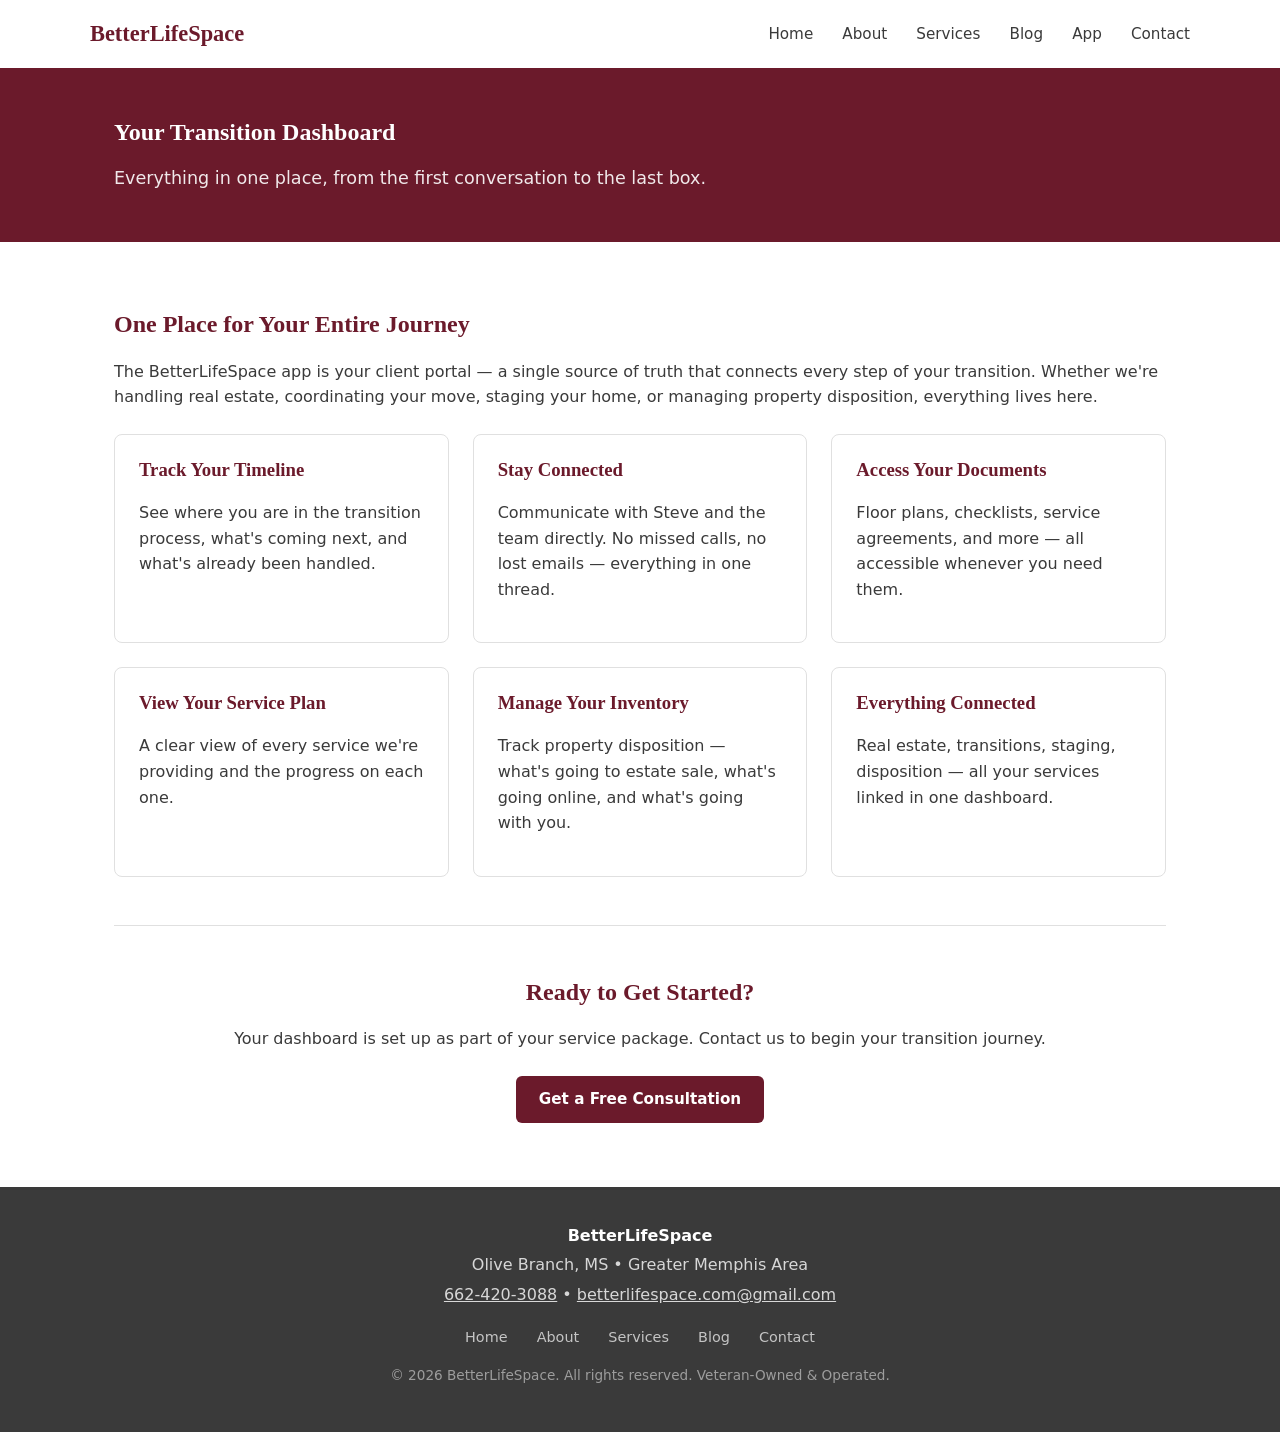
<file: app.html>
<!doctype html>
<html lang="en">
<head>
  <meta charset="utf-8" />
  <meta name="viewport" content="width=device-width, initial-scale=1" />
  <title>Your Transition Dashboard — BetterLifeSpace App</title>
  <meta name="description" content="The BetterLifeSpace client portal — your single source of truth for managing your transition journey, from the first conversation to the last box." />
  <link rel="stylesheet" href="assets/css/style.css" />
</head>
<body>

  <header class="site-header">
    <div class="container header-inner">
      <a class="brand" href="index.html">BetterLifeSpace</a>
      <button id="navToggle" class="nav-toggle" aria-label="Toggle navigation">&#9776;</button>
      <nav class="site-nav" id="siteNav">
        <a href="index.html">Home</a>
        <a href="about.html">About</a>
        <a href="services/">Services</a>
        <a href="blog/">Blog</a>
        <a href="app.html">App</a>
        <a href="contact.html">Contact</a>
      </nav>
    </div>
  </header>

  <main>

    <!-- ============================================================
         APP PAGE — CLIENT PORTAL
         ============================================================
         GOAL: Explain the BetterLifeSpace service management tool /
         client portal.

         CONTENT GUIDELINES:
         - What the app does for clients
         - How it connects to real estate, transition, staging, and
           disposition services
         - That it's a single source of truth for managing their
           transition journey

         FRAMING:
         "Your Transition Dashboard — everything in one place, from
         the first conversation to the last box."

         FEATURES TO HIGHLIGHT:
         - Track your transition timeline
         - Communicate with Steve and the team
         - View your service plan and progress
         - Access documents, floor plans, and checklists
         - Manage property disposition inventory
         - All services connected in one place

         DESIGN NOTES:
         - Consider showing a mockup/screenshot of the app interface
         - Keep it aspirational but honest about what's available
         - Clear CTA to either access the app or request access
    -->

    <section class="page-hero">
      <div class="container">
        <h1>Your Transition Dashboard</h1>
        <p class="page-subtitle">Everything in one place, from the first conversation to the last box.</p>
      </div>
    </section>

    <section class="app-content">
      <div class="container">

        <h2>One Place for Your Entire Journey</h2>
        <p>The BetterLifeSpace app is your client portal — a single source of truth that connects every step of your transition. Whether we're handling real estate, coordinating your move, staging your home, or managing property disposition, everything lives here.</p>

        <div class="grid grid-3">
          <div class="card">
            <h3>Track Your Timeline</h3>
            <p>See where you are in the transition process, what's coming next, and what's already been handled.</p>
          </div>
          <div class="card">
            <h3>Stay Connected</h3>
            <p>Communicate with Steve and the team directly. No missed calls, no lost emails — everything in one thread.</p>
          </div>
          <div class="card">
            <h3>Access Your Documents</h3>
            <p>Floor plans, checklists, service agreements, and more — all accessible whenever you need them.</p>
          </div>
          <div class="card">
            <h3>View Your Service Plan</h3>
            <p>A clear view of every service we're providing and the progress on each one.</p>
          </div>
          <div class="card">
            <h3>Manage Your Inventory</h3>
            <p>Track property disposition — what's going to estate sale, what's going online, and what's going with you.</p>
          </div>
          <div class="card">
            <h3>Everything Connected</h3>
            <p>Real estate, transitions, staging, disposition — all your services linked in one dashboard.</p>
          </div>
        </div>

        <!-- TODO: Add app screenshot/mockup image here -->
        <!-- <img src="assets/img/app-dashboard-mockup.png" alt="BetterLifeSpace client dashboard" class="app-screenshot" /> -->

        <div class="app-cta">
          <h2>Ready to Get Started?</h2>
          <p>Your dashboard is set up as part of your service package. Contact us to begin your transition journey.</p>
          <p class="cta-row">
            <a class="btn primary" href="contact.html">Get a Free Consultation</a>
            <!-- TODO: Add direct app login link when portal is live -->
            <!-- <a class="btn outline" href="https://app.betterlifespace.org">Log In to Your Dashboard</a> -->
          </p>
        </div>

      </div>
    </section>

  </main>

  <footer class="site-footer">
    <div class="container footer-inner">
      <div class="footer-brand">
        <p><strong>BetterLifeSpace</strong></p>
        <p>Olive Branch, MS &bull; Greater Memphis Area</p>
        <p><a href="tel:6624203088">662-420-3088</a> &bull; <a href="mailto:betterlifespace.com@gmail.com">betterlifespace.com@gmail.com</a></p>
      </div>
      <nav class="footer-nav">
        <a href="index.html">Home</a>
        <a href="about.html">About</a>
        <a href="services/">Services</a>
        <a href="blog/">Blog</a>
        <a href="contact.html">Contact</a>
      </nav>
      <p class="footer-copy">&copy; <span id="year"></span> BetterLifeSpace. All rights reserved. Veteran-Owned &amp; Operated.</p>
    </div>
  </footer>

  <script src="assets/js/main.js"></script>
</body>
</html>
</file>
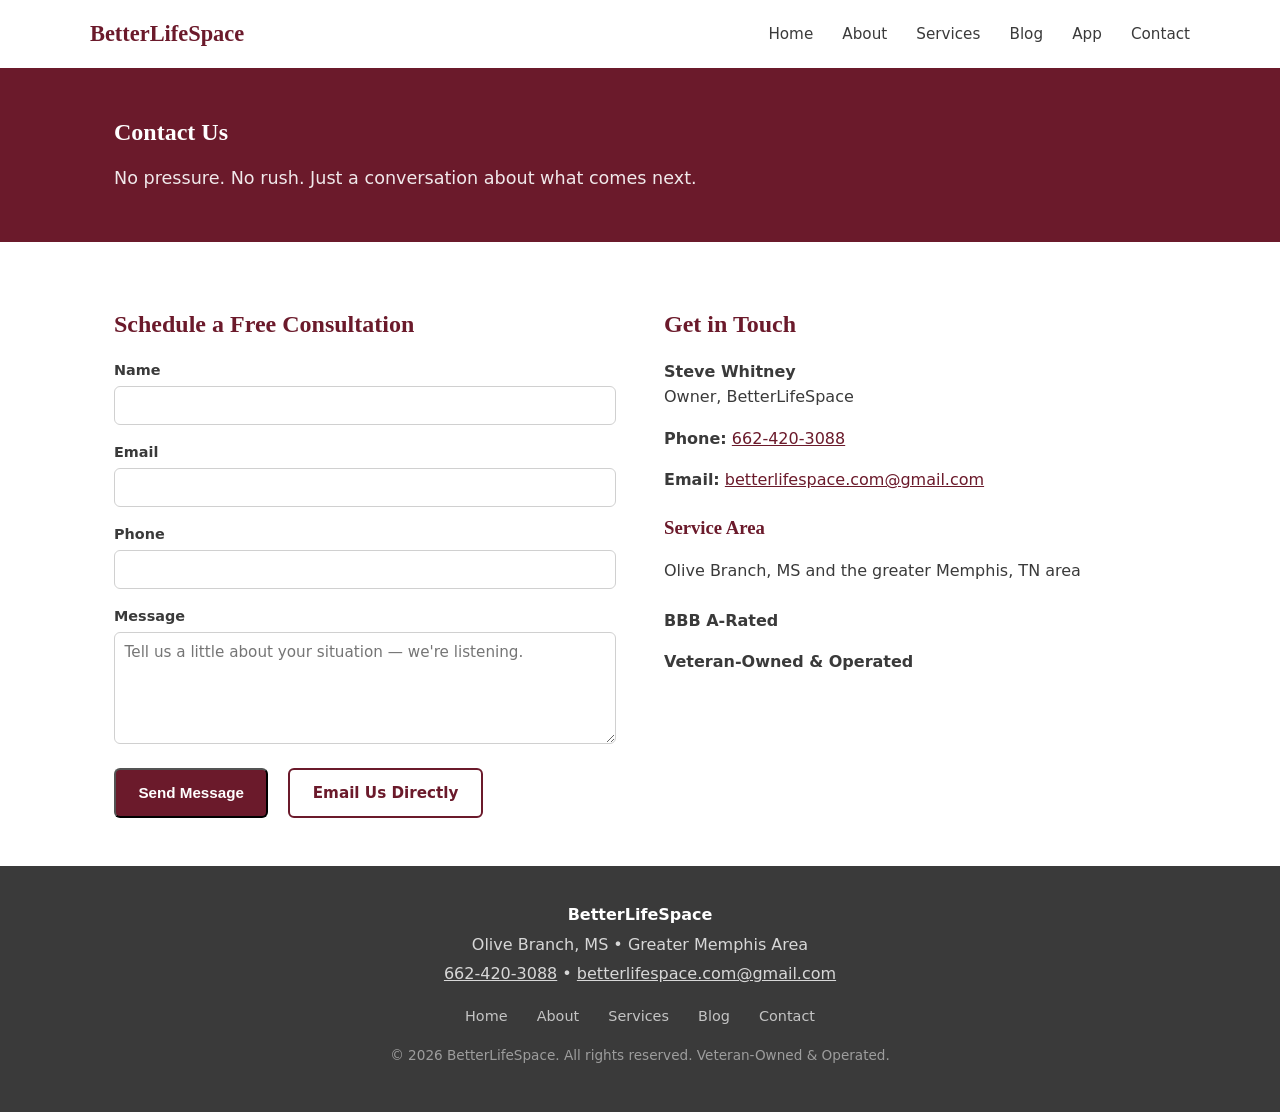
<file: contact.html>
<!doctype html>
<html lang="en">
<head>
  <meta charset="utf-8" />
  <meta name="viewport" content="width=device-width, initial-scale=1" />
  <title>Contact BetterLifeSpace — Free Consultation</title>
  <meta name="description" content="Contact BetterLifeSpace for a free consultation. Serving Olive Branch, MS and the greater Memphis, TN area. Call Steve Whitney at 662-420-3088." />
  <meta name="keywords" content="contact BetterLifeSpace, free consultation, senior move management, Olive Branch MS, Memphis TN" />
  <link rel="stylesheet" href="assets/css/style.css" />
</head>
<body>

  <header class="site-header">
    <div class="container header-inner">
      <a class="brand" href="index.html">BetterLifeSpace</a>
      <button id="navToggle" class="nav-toggle" aria-label="Toggle navigation">&#9776;</button>
      <nav class="site-nav" id="siteNav">
        <a href="index.html">Home</a>
        <a href="about.html">About</a>
        <a href="services/">Services</a>
        <a href="blog/">Blog</a>
        <a href="app.html">App</a>
        <a href="contact.html">Contact</a>
      </nav>
    </div>
  </header>

  <main>

    <!-- ============================================================
         CONTACT PAGE
         ============================================================
         GUIDELINES:
         - Simple, warm, approachable
         - Name, Email, Phone, Message form
         - Steve's direct info prominently displayed
         - Map centered on Olive Branch, MS (embed Google Maps)
         - Note: "Serving Olive Branch, MS and the greater Memphis, TN area"
         - BBB badge
         - Veteran-owned badge

         FORM:
         - Wire to Formspree or similar (no backend needed)
         - Replace the action URL with your Formspree endpoint
           e.g. action="https://formspree.io/f/YOUR_FORM_ID"
         - Current fallback: mailto link
    -->

    <section class="page-hero">
      <div class="container">
        <h1>Contact Us</h1>
        <p class="page-subtitle">No pressure. No rush. Just a conversation about what comes next.</p>
      </div>
    </section>

    <section class="contact-section">
      <div class="container contact-grid">

        <div class="contact-form-wrap">
          <h2>Schedule a Free Consultation</h2>
          <!-- TODO: Replace action with Formspree endpoint: https://formspree.io/f/YOUR_FORM_ID -->
          <form id="contactForm" class="contact-form" action="mailto:betterlifespace.com@gmail.com" method="post" enctype="text/plain">
            <label>
              Name
              <input type="text" name="name" required />
            </label>
            <label>
              Email
              <input type="email" name="email" required />
            </label>
            <label>
              Phone
              <input type="tel" name="phone" />
            </label>
            <label>
              Message
              <textarea name="message" rows="5" required placeholder="Tell us a little about your situation — we're listening."></textarea>
            </label>
            <div class="form-actions">
              <button type="submit" class="btn primary">Send Message</button>
              <a class="btn outline" href="mailto:betterlifespace.com@gmail.com?subject=Consultation%20Request">Email Us Directly</a>
            </div>
          </form>
        </div>

        <div class="contact-info-wrap">
          <h2>Get in Touch</h2>
          <div class="contact-info">
            <p><strong>Steve Whitney</strong><br />Owner, BetterLifeSpace</p>
            <p><strong>Phone:</strong> <a href="tel:6624203088">662-420-3088</a></p>
            <p><strong>Email:</strong> <a href="mailto:betterlifespace.com@gmail.com">betterlifespace.com@gmail.com</a></p>
          </div>

          <div class="contact-location">
            <h3>Service Area</h3>
            <p>Olive Branch, MS and the greater Memphis, TN area</p>
            <!-- TODO: Embed Google Maps iframe centered on Olive Branch, MS -->
            <!--
            <iframe
              src="https://www.google.com/maps/embed?pb=YOUR_EMBED_CODE"
              width="100%"
              height="300"
              style="border:0;"
              allowfullscreen=""
              loading="lazy"
              referrerpolicy="no-referrer-when-downgrade">
            </iframe>
            -->
          </div>

          <div class="contact-badges">
            <!-- TODO: Add BBB A-Rated badge image -->
            <p>BBB A-Rated</p>
            <!-- TODO: Add Veteran-Owned badge image -->
            <p>Veteran-Owned &amp; Operated</p>
          </div>
        </div>

      </div>
    </section>

  </main>

  <footer class="site-footer">
    <div class="container footer-inner">
      <div class="footer-brand">
        <p><strong>BetterLifeSpace</strong></p>
        <p>Olive Branch, MS &bull; Greater Memphis Area</p>
        <p><a href="tel:6624203088">662-420-3088</a> &bull; <a href="mailto:betterlifespace.com@gmail.com">betterlifespace.com@gmail.com</a></p>
      </div>
      <nav class="footer-nav">
        <a href="index.html">Home</a>
        <a href="about.html">About</a>
        <a href="services/">Services</a>
        <a href="blog/">Blog</a>
        <a href="contact.html">Contact</a>
      </nav>
      <p class="footer-copy">&copy; <span id="year"></span> BetterLifeSpace. All rights reserved. Veteran-Owned &amp; Operated.</p>
    </div>
  </footer>

  <script src="assets/js/main.js"></script>
</body>
</html>
</file>
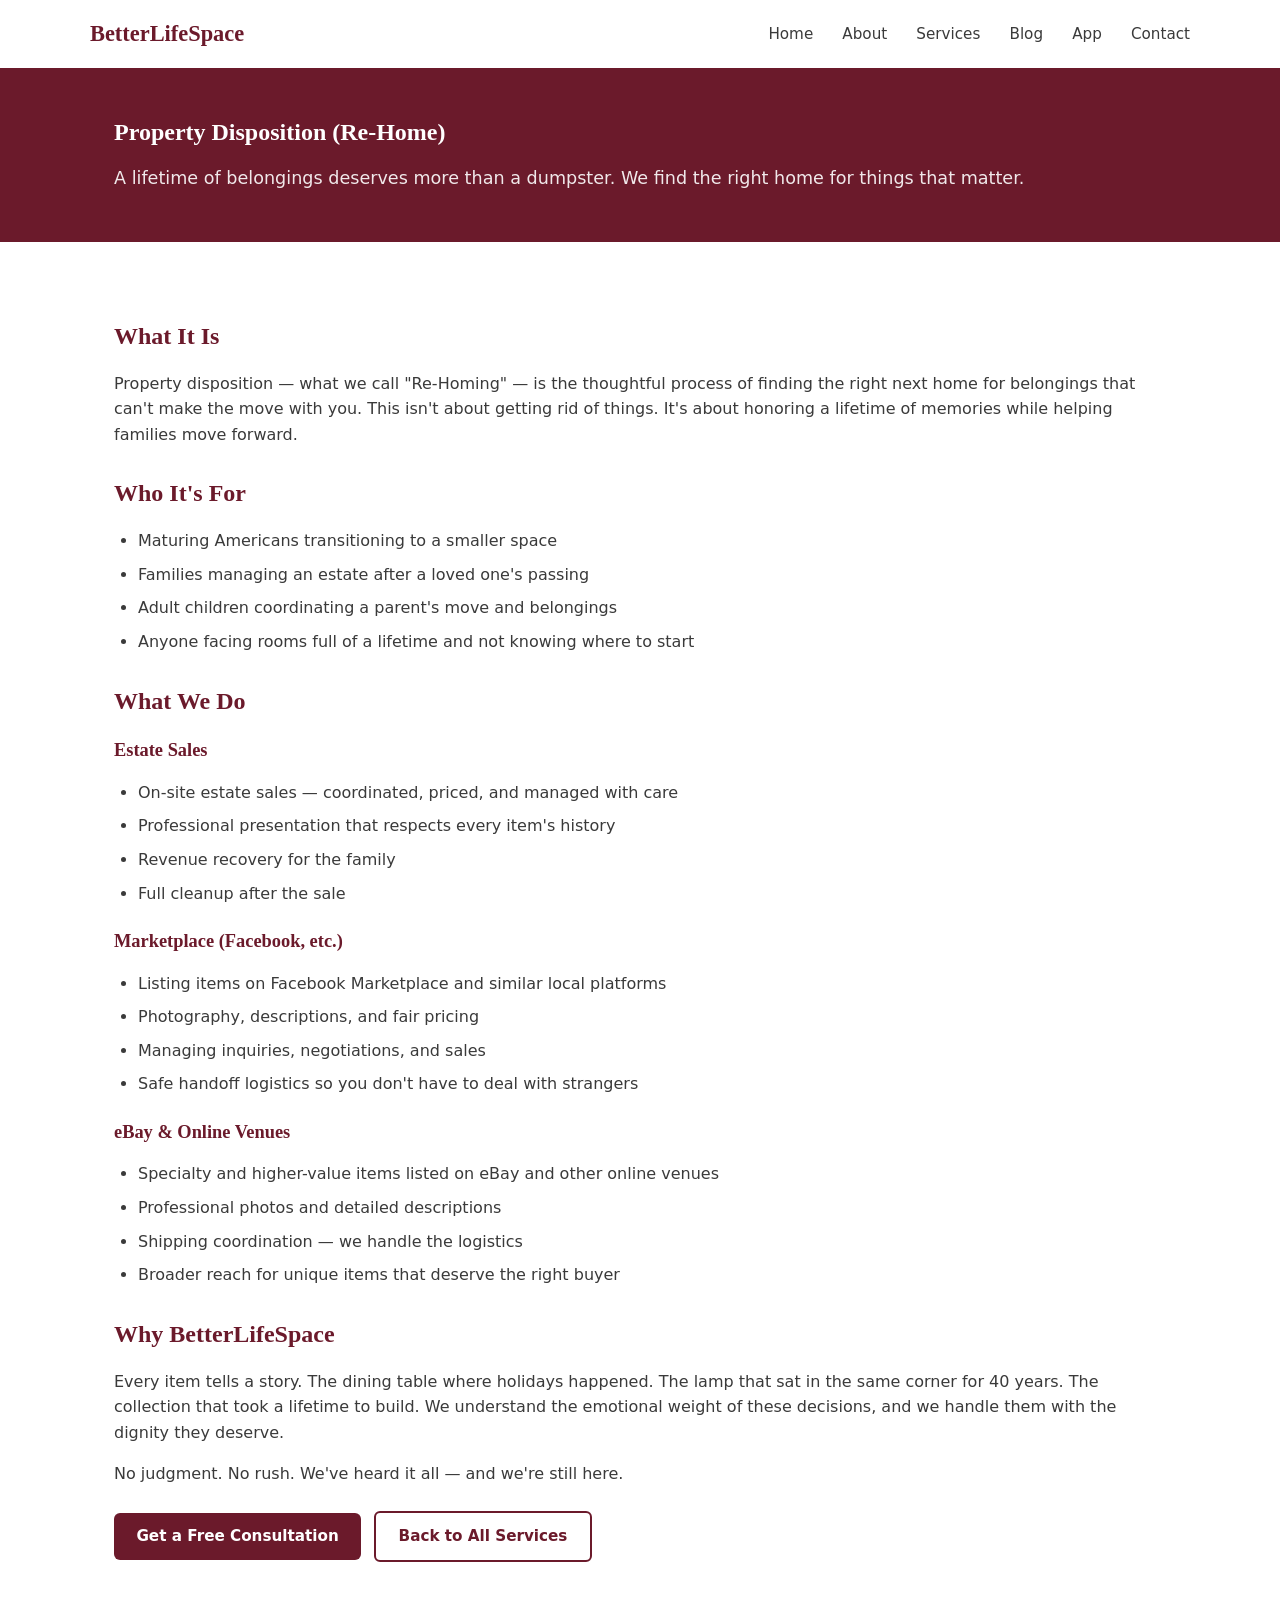
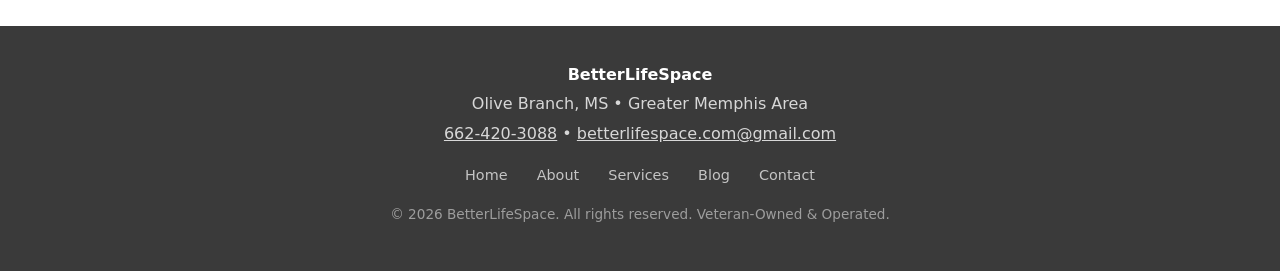
<file: services/disposition.html>
<!doctype html>
<html lang="en">
<head>
  <meta charset="utf-8" />
  <meta name="viewport" content="width=device-width, initial-scale=1" />
  <title>Property Disposition (Re-Home) — BetterLifeSpace</title>
  <meta name="description" content="Estate sales, online marketplace selling, and property disposition for Maturing Americans. Finding the right home for things that matter. Serving Olive Branch, MS and greater Memphis." />
  <meta name="keywords" content="estate sales Olive Branch MS, property disposition, online estate sales, senior belongings, North Mississippi" />
  <link rel="stylesheet" href="../assets/css/style.css" />
</head>
<body>

  <header class="site-header">
    <div class="container header-inner">
      <a class="brand" href="../index.html">BetterLifeSpace</a>
      <button id="navToggle" class="nav-toggle" aria-label="Toggle navigation">&#9776;</button>
      <nav class="site-nav" id="siteNav">
        <a href="../index.html">Home</a>
        <a href="../about.html">About</a>
        <a href="./">Services</a>
        <a href="../blog/">Blog</a>
        <a href="../app.html">App</a>
        <a href="../contact.html">Contact</a>
      </nav>
    </div>
  </header>

  <main>

    <!-- ============================================================
         PROPERTY DISPOSITION (RE-HOME) PAGE
         ============================================================
         CONTENT GUIDELINES:
         Frame around honoring a lifetime of belongings. Not just
         "getting rid of stuff" — finding the right home for things
         that matter.

         SUB-SERVICES:
         1. Estate Sales
            - On-site estate sales coordination
            - Pricing, presentation, and management
            - Respectful handling of every item
            - Revenue recovery for the family

         2. Marketplace (Facebook, etc.)
            - Listing items on Facebook Marketplace and similar
            - Photography, descriptions, pricing
            - Managing inquiries and sales
            - Safe handoff logistics

         3. eBay / Online Venues
            - Listing specialty and higher-value items online
            - Professional photos and descriptions
            - Shipping coordination
            - Broader reach for unique items

         KEY MESSAGING:
         - "A lifetime of belongings deserves more than a dumpster."
         - "We find the right home for things that matter."
         - "No judgment. Every item tells a story."
         - This is about HONORING, not discarding.

         SEO TARGETS:
         - Estate sale coordination North Mississippi
         - Senior belongings disposition Memphis TN
         - Estate sales Olive Branch MS
    -->

    <section class="page-hero">
      <div class="container">
        <h1>Property Disposition (Re-Home)</h1>
        <p class="page-subtitle">A lifetime of belongings deserves more than a dumpster. We find the right home for things that matter.</p>
      </div>
    </section>

    <section class="service-detail">
      <div class="container">

        <h2>What It Is</h2>
        <p>Property disposition — what we call "Re-Homing" — is the thoughtful process of finding the right next home for belongings that can't make the move with you. This isn't about getting rid of things. It's about honoring a lifetime of memories while helping families move forward.</p>

        <h2>Who It's For</h2>
        <ul>
          <li>Maturing Americans transitioning to a smaller space</li>
          <li>Families managing an estate after a loved one's passing</li>
          <li>Adult children coordinating a parent's move and belongings</li>
          <li>Anyone facing rooms full of a lifetime and not knowing where to start</li>
        </ul>

        <h2>What We Do</h2>

        <h3>Estate Sales</h3>
        <ul>
          <li>On-site estate sales — coordinated, priced, and managed with care</li>
          <li>Professional presentation that respects every item's history</li>
          <li>Revenue recovery for the family</li>
          <li>Full cleanup after the sale</li>
        </ul>

        <h3>Marketplace (Facebook, etc.)</h3>
        <ul>
          <li>Listing items on Facebook Marketplace and similar local platforms</li>
          <li>Photography, descriptions, and fair pricing</li>
          <li>Managing inquiries, negotiations, and sales</li>
          <li>Safe handoff logistics so you don't have to deal with strangers</li>
        </ul>

        <h3>eBay &amp; Online Venues</h3>
        <ul>
          <li>Specialty and higher-value items listed on eBay and other online venues</li>
          <li>Professional photos and detailed descriptions</li>
          <li>Shipping coordination — we handle the logistics</li>
          <li>Broader reach for unique items that deserve the right buyer</li>
        </ul>

        <h2>Why BetterLifeSpace</h2>
        <p>Every item tells a story. The dining table where holidays happened. The lamp that sat in the same corner for 40 years. The collection that took a lifetime to build. We understand the emotional weight of these decisions, and we handle them with the dignity they deserve.</p>
        <p>No judgment. No rush. We've heard it all — and we're still here.</p>

        <p class="cta-row">
          <a class="btn primary" href="../contact.html">Get a Free Consultation</a>
          <a class="btn outline" href="./">Back to All Services</a>
        </p>

      </div>
    </section>

  </main>

  <footer class="site-footer">
    <div class="container footer-inner">
      <div class="footer-brand">
        <p><strong>BetterLifeSpace</strong></p>
        <p>Olive Branch, MS &bull; Greater Memphis Area</p>
        <p><a href="tel:6624203088">662-420-3088</a> &bull; <a href="mailto:betterlifespace.com@gmail.com">betterlifespace.com@gmail.com</a></p>
      </div>
      <nav class="footer-nav">
        <a href="../index.html">Home</a>
        <a href="../about.html">About</a>
        <a href="./">Services</a>
        <a href="../blog/">Blog</a>
        <a href="../contact.html">Contact</a>
      </nav>
      <p class="footer-copy">&copy; <span id="year"></span> BetterLifeSpace. All rights reserved. Veteran-Owned &amp; Operated.</p>
    </div>
  </footer>

  <script src="../assets/js/main.js"></script>
</body>
</html>
</file>
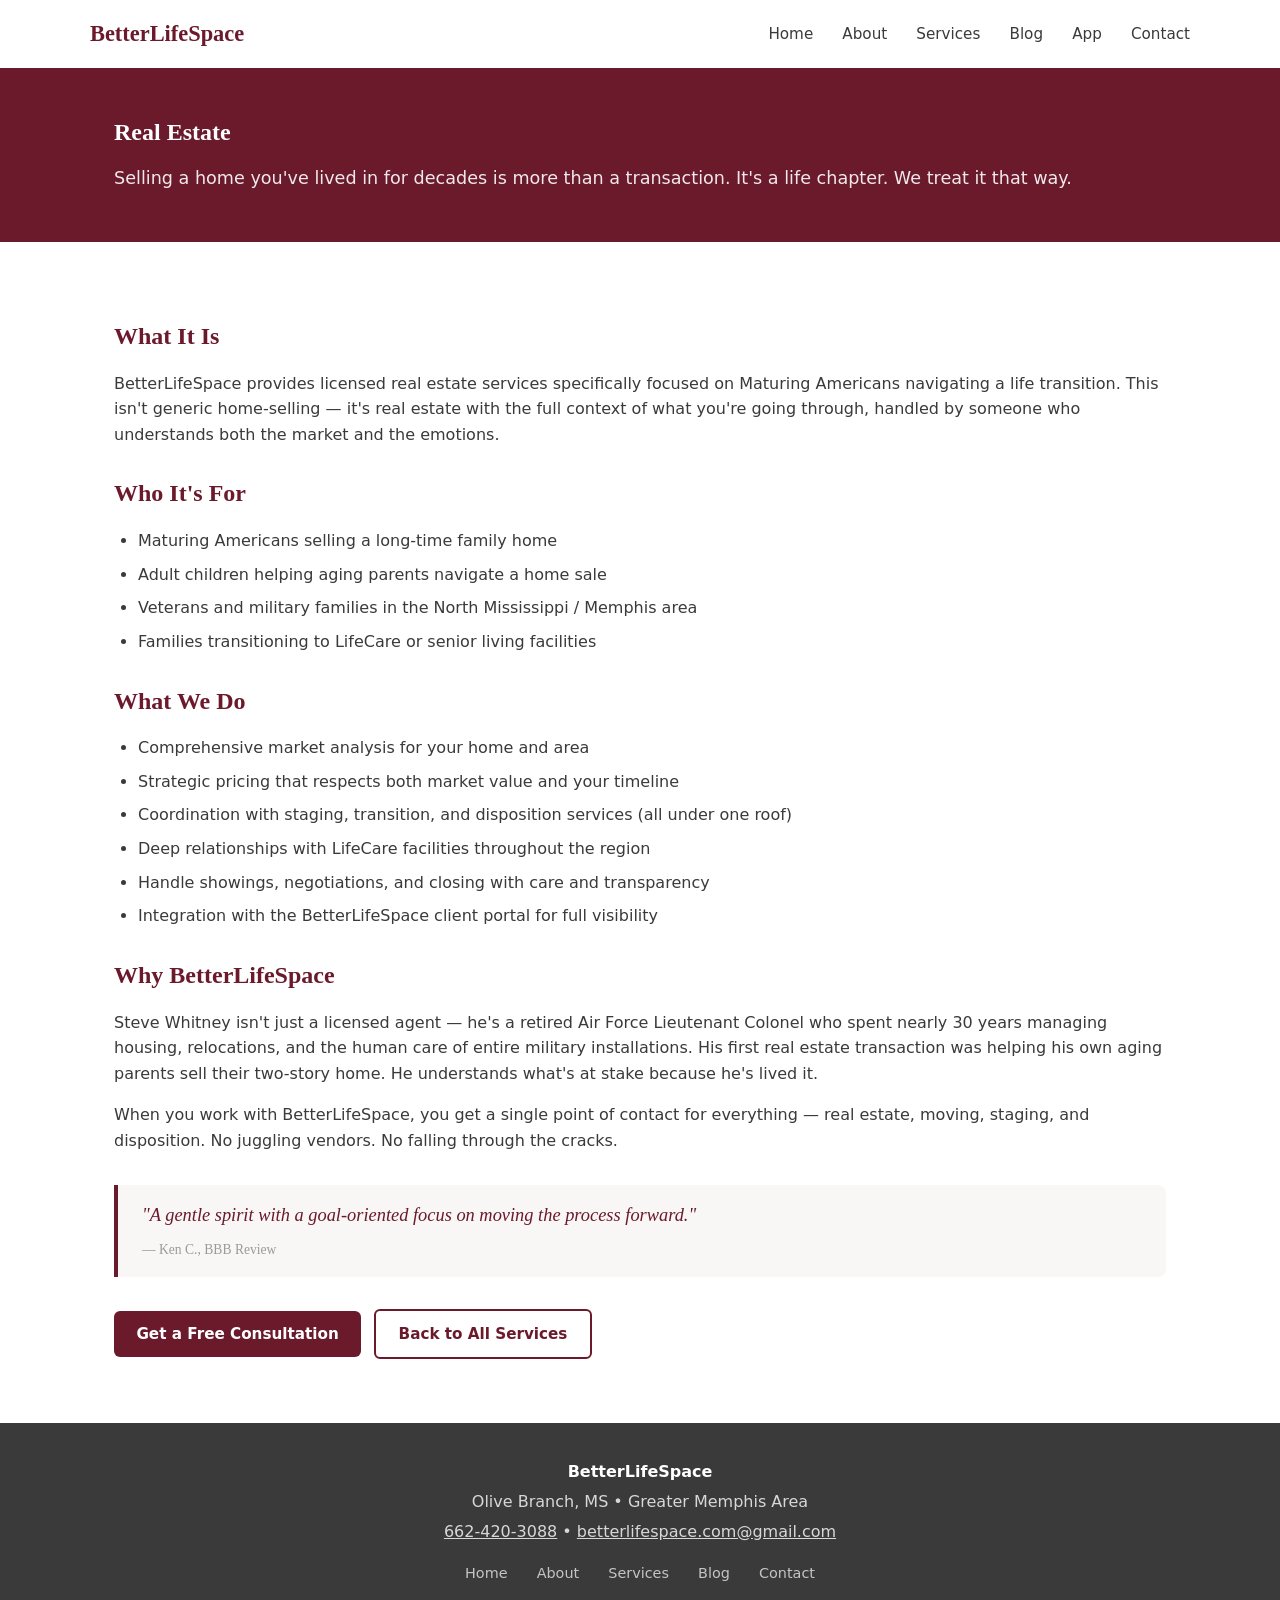
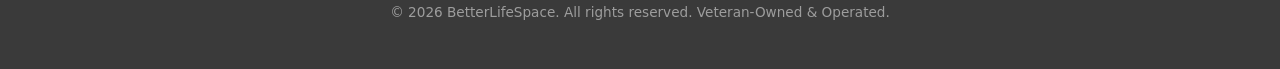
<file: services/real-estate.html>
<!doctype html>
<html lang="en">
<head>
  <meta charset="utf-8" />
  <meta name="viewport" content="width=device-width, initial-scale=1" />
  <title>Real Estate Services — BetterLifeSpace</title>
  <meta name="description" content="Licensed real estate services for Maturing Americans in Olive Branch, MS and the greater Memphis area. Specializing in LifeCare transitions and senior living moves." />
  <meta name="keywords" content="real estate agent Olive Branch MS, senior real estate, LifeCare transition, veteran real estate agent Mississippi" />
  <link rel="stylesheet" href="../assets/css/style.css" />
</head>
<body>

  <header class="site-header">
    <div class="container header-inner">
      <a class="brand" href="../index.html">BetterLifeSpace</a>
      <button id="navToggle" class="nav-toggle" aria-label="Toggle navigation">&#9776;</button>
      <nav class="site-nav" id="siteNav">
        <a href="../index.html">Home</a>
        <a href="../about.html">About</a>
        <a href="./">Services</a>
        <a href="../blog/">Blog</a>
        <a href="../app.html">App</a>
        <a href="../contact.html">Contact</a>
      </nav>
    </div>
  </header>

  <main>

    <!-- ============================================================
         REAL ESTATE SERVICE PAGE
         ============================================================
         STRUCTURE (same for all service pages):
         1. What It Is — plain language, no jargon
         2. Who It's For — speak directly to the Maturing American
            or their adult child
         3. What We Do — specific steps/deliverables
         4. Why BetterLifeSpace — the experience angle
         5. CTA — Free consultation

         CONTENT GUIDELINES:
         Lead with: Steve is a licensed real estate agent deeply
         embedded in the North Mississippi market with specific
         expertise in the LifeCare and senior living transition
         pipeline.

         KEY DIFFERENTIATORS:
         - Not just listing a home — managing the entire real estate
           transition for Maturing Americans
         - Deep knowledge of LifeCare facilities and their pipelines
         - Understanding that selling a home of 30+ years is
           emotionally complex
         - Military precision in coordination and follow-through
         - BBB A-Rated

         SEO TARGETS:
         - Real estate agent Olive Branch MS seniors
         - Senior real estate services Memphis TN
         - LifeCare facility transition real estate
         - Veteran real estate agent Mississippi
    -->

    <section class="page-hero">
      <div class="container">
        <h1>Real Estate</h1>
        <p class="page-subtitle">Selling a home you've lived in for decades is more than a transaction. It's a life chapter. We treat it that way.</p>
      </div>
    </section>

    <section class="service-detail">
      <div class="container">

        <h2>What It Is</h2>
        <p>BetterLifeSpace provides licensed real estate services specifically focused on Maturing Americans navigating a life transition. This isn't generic home-selling — it's real estate with the full context of what you're going through, handled by someone who understands both the market and the emotions.</p>

        <h2>Who It's For</h2>
        <ul>
          <li>Maturing Americans selling a long-time family home</li>
          <li>Adult children helping aging parents navigate a home sale</li>
          <li>Veterans and military families in the North Mississippi / Memphis area</li>
          <li>Families transitioning to LifeCare or senior living facilities</li>
        </ul>

        <h2>What We Do</h2>
        <ul>
          <li>Comprehensive market analysis for your home and area</li>
          <li>Strategic pricing that respects both market value and your timeline</li>
          <li>Coordination with staging, transition, and disposition services (all under one roof)</li>
          <li>Deep relationships with LifeCare facilities throughout the region</li>
          <li>Handle showings, negotiations, and closing with care and transparency</li>
          <li>Integration with the BetterLifeSpace client portal for full visibility</li>
        </ul>

        <h2>Why BetterLifeSpace</h2>
        <p>Steve Whitney isn't just a licensed agent — he's a retired Air Force Lieutenant Colonel who spent nearly 30 years managing housing, relocations, and the human care of entire military installations. His first real estate transaction was helping his own aging parents sell their two-story home. He understands what's at stake because he's lived it.</p>
        <p>When you work with BetterLifeSpace, you get a single point of contact for everything — real estate, moving, staging, and disposition. No juggling vendors. No falling through the cracks.</p>

        <blockquote class="pull-quote">
          "A gentle spirit with a goal-oriented focus on moving the process forward."
          <cite>— Ken C., BBB Review</cite>
        </blockquote>

        <p class="cta-row">
          <a class="btn primary" href="../contact.html">Get a Free Consultation</a>
          <a class="btn outline" href="./">Back to All Services</a>
        </p>

      </div>
    </section>

  </main>

  <footer class="site-footer">
    <div class="container footer-inner">
      <div class="footer-brand">
        <p><strong>BetterLifeSpace</strong></p>
        <p>Olive Branch, MS &bull; Greater Memphis Area</p>
        <p><a href="tel:6624203088">662-420-3088</a> &bull; <a href="mailto:betterlifespace.com@gmail.com">betterlifespace.com@gmail.com</a></p>
      </div>
      <nav class="footer-nav">
        <a href="../index.html">Home</a>
        <a href="../about.html">About</a>
        <a href="./">Services</a>
        <a href="../blog/">Blog</a>
        <a href="../contact.html">Contact</a>
      </nav>
      <p class="footer-copy">&copy; <span id="year"></span> BetterLifeSpace. All rights reserved. Veteran-Owned &amp; Operated.</p>
    </div>
  </footer>

  <script src="../assets/js/main.js"></script>
</body>
</html>
</file>
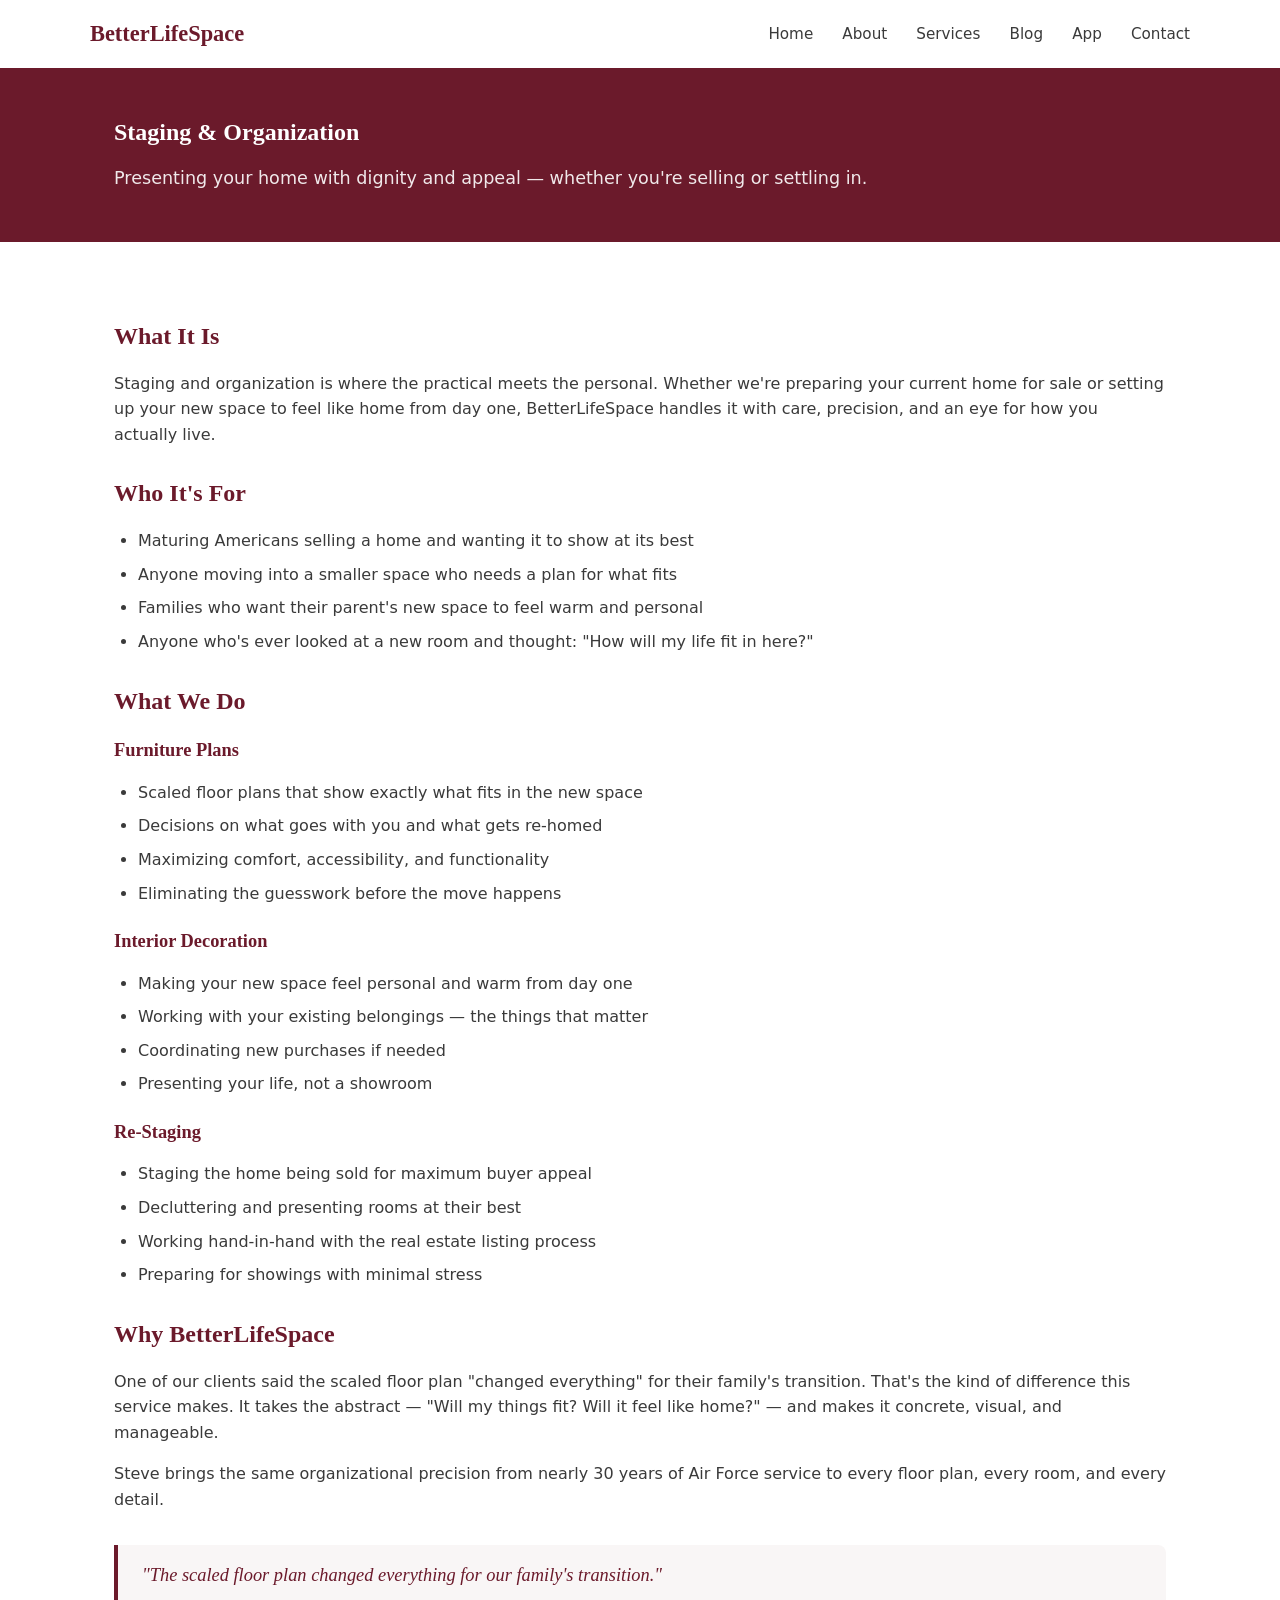
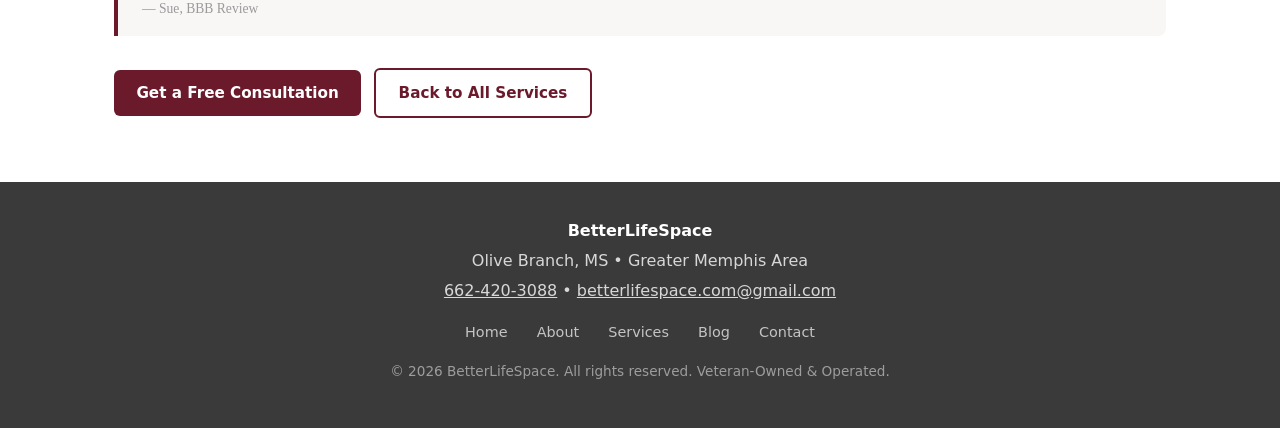
<file: services/staging.html>
<!doctype html>
<html lang="en">
<head>
  <meta charset="utf-8" />
  <meta name="viewport" content="width=device-width, initial-scale=1" />
  <title>Staging &amp; Organization — BetterLifeSpace</title>
  <meta name="description" content="Home staging, furniture plans, interior decoration, and re-staging services for Maturing Americans. Presenting your home with dignity and appeal." />
  <meta name="keywords" content="home staging seniors, furniture plans, interior decoration, re-staging, Olive Branch MS, senior home sale" />
  <link rel="stylesheet" href="../assets/css/style.css" />
</head>
<body>

  <header class="site-header">
    <div class="container header-inner">
      <a class="brand" href="../index.html">BetterLifeSpace</a>
      <button id="navToggle" class="nav-toggle" aria-label="Toggle navigation">&#9776;</button>
      <nav class="site-nav" id="siteNav">
        <a href="../index.html">Home</a>
        <a href="../about.html">About</a>
        <a href="./">Services</a>
        <a href="../blog/">Blog</a>
        <a href="../app.html">App</a>
        <a href="../contact.html">Contact</a>
      </nav>
    </div>
  </header>

  <main>

    <!-- ============================================================
         STAGING & ORGANIZATION PAGE
         ============================================================
         CONTENT GUIDELINES:
         Frame around dignity and appeal. Sue's testimonial about
         the scaled floor plan belongs here — it's powerful and
         specific.

         SUB-SERVICES:
         1. Furniture Plans
            - Scaled floor plans for the new space
            - Deciding what fits and what doesn't
            - Maximizing comfort and functionality
            - Sue's testimonial reference: the scaled floor plan
              "changed everything"

         2. Interior Decoration
            - Making the new space feel personal and warm
            - Working with existing belongings
            - Coordinating new purchases if needed
            - Dignity in presentation

         3. Re-Staging
            - Staging the home being sold for maximum appeal
            - Decluttering and presenting rooms at their best
            - Working with the real estate listing process
            - Preparing for showings

         KEY MESSAGING:
         - This service bridges the emotional and practical
         - It's about honoring the life lived while presenting
           the future beautifully
         - "Your home deserves to be seen at its best."
    -->

    <section class="page-hero">
      <div class="container">
        <h1>Staging &amp; Organization</h1>
        <p class="page-subtitle">Presenting your home with dignity and appeal — whether you're selling or settling in.</p>
      </div>
    </section>

    <section class="service-detail">
      <div class="container">

        <h2>What It Is</h2>
        <p>Staging and organization is where the practical meets the personal. Whether we're preparing your current home for sale or setting up your new space to feel like home from day one, BetterLifeSpace handles it with care, precision, and an eye for how you actually live.</p>

        <h2>Who It's For</h2>
        <ul>
          <li>Maturing Americans selling a home and wanting it to show at its best</li>
          <li>Anyone moving into a smaller space who needs a plan for what fits</li>
          <li>Families who want their parent's new space to feel warm and personal</li>
          <li>Anyone who's ever looked at a new room and thought: "How will my life fit in here?"</li>
        </ul>

        <h2>What We Do</h2>

        <h3>Furniture Plans</h3>
        <ul>
          <li>Scaled floor plans that show exactly what fits in the new space</li>
          <li>Decisions on what goes with you and what gets re-homed</li>
          <li>Maximizing comfort, accessibility, and functionality</li>
          <li>Eliminating the guesswork before the move happens</li>
        </ul>

        <h3>Interior Decoration</h3>
        <ul>
          <li>Making your new space feel personal and warm from day one</li>
          <li>Working with your existing belongings — the things that matter</li>
          <li>Coordinating new purchases if needed</li>
          <li>Presenting your life, not a showroom</li>
        </ul>

        <h3>Re-Staging</h3>
        <ul>
          <li>Staging the home being sold for maximum buyer appeal</li>
          <li>Decluttering and presenting rooms at their best</li>
          <li>Working hand-in-hand with the real estate listing process</li>
          <li>Preparing for showings with minimal stress</li>
        </ul>

        <h2>Why BetterLifeSpace</h2>
        <p>One of our clients said the scaled floor plan "changed everything" for their family's transition. That's the kind of difference this service makes. It takes the abstract — "Will my things fit? Will it feel like home?" — and makes it concrete, visual, and manageable.</p>
        <p>Steve brings the same organizational precision from nearly 30 years of Air Force service to every floor plan, every room, and every detail.</p>

        <!-- TODO: Insert Sue's full BBB testimonial here when available -->
        <blockquote class="pull-quote">
          "The scaled floor plan changed everything for our family's transition."
          <cite>— Sue, BBB Review</cite>
        </blockquote>

        <p class="cta-row">
          <a class="btn primary" href="../contact.html">Get a Free Consultation</a>
          <a class="btn outline" href="./">Back to All Services</a>
        </p>

      </div>
    </section>

  </main>

  <footer class="site-footer">
    <div class="container footer-inner">
      <div class="footer-brand">
        <p><strong>BetterLifeSpace</strong></p>
        <p>Olive Branch, MS &bull; Greater Memphis Area</p>
        <p><a href="tel:6624203088">662-420-3088</a> &bull; <a href="mailto:betterlifespace.com@gmail.com">betterlifespace.com@gmail.com</a></p>
      </div>
      <nav class="footer-nav">
        <a href="../index.html">Home</a>
        <a href="../about.html">About</a>
        <a href="./">Services</a>
        <a href="../blog/">Blog</a>
        <a href="../contact.html">Contact</a>
      </nav>
      <p class="footer-copy">&copy; <span id="year"></span> BetterLifeSpace. All rights reserved. Veteran-Owned &amp; Operated.</p>
    </div>
  </footer>

  <script src="../assets/js/main.js"></script>
</body>
</html>
</file>
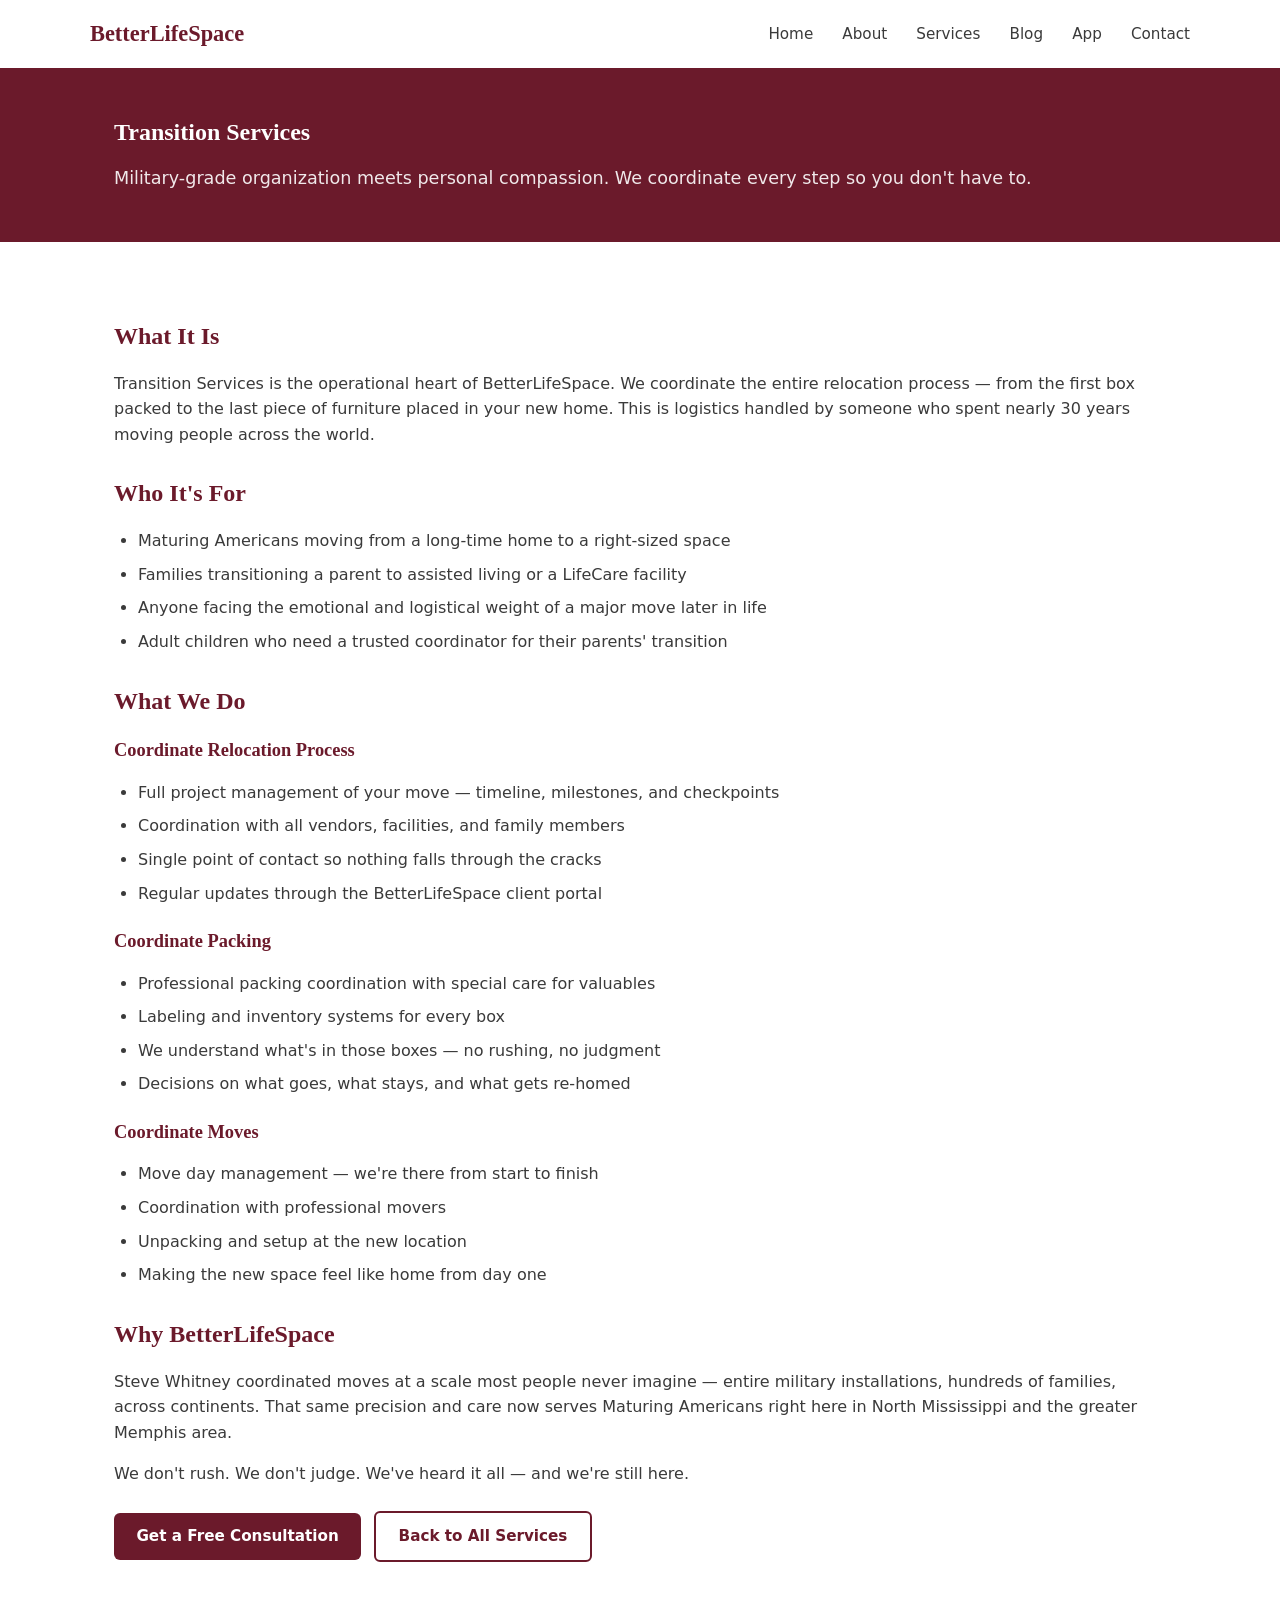
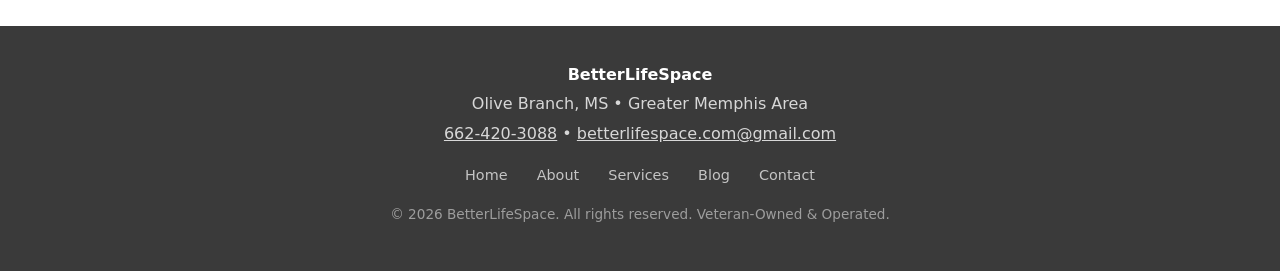
<file: services/transition.html>
<!doctype html>
<html lang="en">
<head>
  <meta charset="utf-8" />
  <meta name="viewport" content="width=device-width, initial-scale=1" />
  <title>Transition Services — BetterLifeSpace</title>
  <meta name="description" content="Relocation coordination, packing, and move management for Maturing Americans. Military-grade logistics with personal compassion. Serving Olive Branch, MS and greater Memphis." />
  <meta name="keywords" content="senior move management, relocation coordination, packing services, senior transition, Olive Branch MS, Memphis TN" />
  <link rel="stylesheet" href="../assets/css/style.css" />
</head>
<body>

  <header class="site-header">
    <div class="container header-inner">
      <a class="brand" href="../index.html">BetterLifeSpace</a>
      <button id="navToggle" class="nav-toggle" aria-label="Toggle navigation">&#9776;</button>
      <nav class="site-nav" id="siteNav">
        <a href="../index.html">Home</a>
        <a href="../about.html">About</a>
        <a href="./">Services</a>
        <a href="../blog/">Blog</a>
        <a href="../app.html">App</a>
        <a href="../contact.html">Contact</a>
      </nav>
    </div>
  </header>

  <main>

    <!-- ============================================================
         TRANSITION SERVICES PAGE
         ============================================================
         This is the OPERATIONAL HEART of BetterLifeSpace.

         CONTENT GUIDELINES:
         Frame it around the military logistics background. Steve
         has coordinated moves at a scale most people never imagine.
         Now that expertise serves Maturing Americans.

         SUB-SERVICES:
         1. Coordinate Relocation Process
            - Full project management of the move
            - Timeline creation and management
            - Vendor coordination
            - Communication with all parties

         2. Coordinate Packing
            - Professional packing coordination
            - Special care for valuables and memories
            - Labeling and inventory systems
            - No rushing — we honor the emotional weight

         3. Coordinate Moves
            - Move day management
            - Coordination with movers
            - Unpacking and setup at the new location
            - Making the new space feel like home

         KEY MESSAGING:
         - "Military-grade organization meets personal compassion"
         - "No judgment. No rush. We've heard it all — and we're
           still here."
         - "We understand what's in those boxes."

         SEO TARGETS:
         - Senior transition services Olive Branch
         - Senior move management Memphis TN
         - Relocation coordination for seniors
    -->

    <section class="page-hero">
      <div class="container">
        <h1>Transition Services</h1>
        <p class="page-subtitle">Military-grade organization meets personal compassion. We coordinate every step so you don't have to.</p>
      </div>
    </section>

    <section class="service-detail">
      <div class="container">

        <h2>What It Is</h2>
        <p>Transition Services is the operational heart of BetterLifeSpace. We coordinate the entire relocation process — from the first box packed to the last piece of furniture placed in your new home. This is logistics handled by someone who spent nearly 30 years moving people across the world.</p>

        <h2>Who It's For</h2>
        <ul>
          <li>Maturing Americans moving from a long-time home to a right-sized space</li>
          <li>Families transitioning a parent to assisted living or a LifeCare facility</li>
          <li>Anyone facing the emotional and logistical weight of a major move later in life</li>
          <li>Adult children who need a trusted coordinator for their parents' transition</li>
        </ul>

        <h2>What We Do</h2>

        <h3>Coordinate Relocation Process</h3>
        <ul>
          <li>Full project management of your move — timeline, milestones, and checkpoints</li>
          <li>Coordination with all vendors, facilities, and family members</li>
          <li>Single point of contact so nothing falls through the cracks</li>
          <li>Regular updates through the BetterLifeSpace client portal</li>
        </ul>

        <h3>Coordinate Packing</h3>
        <ul>
          <li>Professional packing coordination with special care for valuables</li>
          <li>Labeling and inventory systems for every box</li>
          <li>We understand what's in those boxes — no rushing, no judgment</li>
          <li>Decisions on what goes, what stays, and what gets re-homed</li>
        </ul>

        <h3>Coordinate Moves</h3>
        <ul>
          <li>Move day management — we're there from start to finish</li>
          <li>Coordination with professional movers</li>
          <li>Unpacking and setup at the new location</li>
          <li>Making the new space feel like home from day one</li>
        </ul>

        <h2>Why BetterLifeSpace</h2>
        <p>Steve Whitney coordinated moves at a scale most people never imagine — entire military installations, hundreds of families, across continents. That same precision and care now serves Maturing Americans right here in North Mississippi and the greater Memphis area.</p>
        <p>We don't rush. We don't judge. We've heard it all — and we're still here.</p>

        <p class="cta-row">
          <a class="btn primary" href="../contact.html">Get a Free Consultation</a>
          <a class="btn outline" href="./">Back to All Services</a>
        </p>

      </div>
    </section>

  </main>

  <footer class="site-footer">
    <div class="container footer-inner">
      <div class="footer-brand">
        <p><strong>BetterLifeSpace</strong></p>
        <p>Olive Branch, MS &bull; Greater Memphis Area</p>
        <p><a href="tel:6624203088">662-420-3088</a> &bull; <a href="mailto:betterlifespace.com@gmail.com">betterlifespace.com@gmail.com</a></p>
      </div>
      <nav class="footer-nav">
        <a href="../index.html">Home</a>
        <a href="../about.html">About</a>
        <a href="./">Services</a>
        <a href="../blog/">Blog</a>
        <a href="../contact.html">Contact</a>
      </nav>
      <p class="footer-copy">&copy; <span id="year"></span> BetterLifeSpace. All rights reserved. Veteran-Owned &amp; Operated.</p>
    </div>
  </footer>

  <script src="../assets/js/main.js"></script>
</body>
</html>
</file>
<file: assets/css/style.css>
/* ============================================================
   BetterLifeSpace — Main Stylesheet
   ============================================================
   COLOR SYSTEM:
   - Primary (Maroon):  #6B1A2B  — Headers, CTAs, logo text
   - Secondary (White): #FFFFFF  — Backgrounds, text on dark
   - Accent (Charcoal): #3A3A3A  — Body text, logo icon
   - Light Grey:        #F5F5F5  — Section backgrounds
   - Mid Grey:          #9A9A9A  — Captions, secondary text

   TYPOGRAPHY:
   - Headlines: Georgia (serif) — trust, warmth, authority
   - Body: system-ui stack or Inter — clean, readable
   - No decorative fonts — keep it dignified

   PHOTOGRAPHY DIRECTION (for reference):
   - Real homes, not stock mansions
   - Warm lighting, lived-in feel
   - People over 60 who look capable and content
   - Avoid anything that looks "nursing home adjacent"
   ============================================================ */

/* --- CSS Custom Properties --- */
:root {
  --primary: #6B1A2B;
  --primary-dark: #4E1320;
  --primary-light: #8A2238;
  --secondary: #FFFFFF;
  --accent: #3A3A3A;
  --light-grey: #F5F5F5;
  --mid-grey: #9A9A9A;
  --body-text: #3A3A3A;
  --max-width: 1100px;

  /* Typography */
  --font-heading: Georgia, "Times New Roman", serif;
  --font-body: system-ui, -apple-system, "Segoe UI", Roboto, "Helvetica Neue", Arial, sans-serif;
}

/* --- Reset & Base --- */
*, *::before, *::after {
  box-sizing: border-box;
}

body {
  margin: 0;
  color: var(--body-text);
  background: var(--secondary);
  font-family: var(--font-body);
  line-height: 1.6;
  font-size: 1rem;
}

h1, h2, h3, h4, h5, h6 {
  font-family: var(--font-heading);
  color: var(--primary);
  line-height: 1.2;
}

a {
  color: var(--primary);
}

a:hover {
  color: var(--primary-dark);
}

img {
  max-width: 100%;
  height: auto;
}

/* --- Layout --- */
.container {
  max-width: var(--max-width);
  margin: 0 auto;
  padding: 0 1.5rem;
}

/* --- Header --- */
.site-header {
  border-bottom: 2px solid var(--primary);
}

.header-inner {
  display: flex;
  align-items: center;
  justify-content: space-between;
  padding: 1rem 0;
}

.brand {
  font-family: var(--font-heading);
  font-weight: 700;
  font-size: 1.4rem;
  color: var(--primary);
  text-decoration: none;
}

.brand:hover {
  color: var(--primary-dark);
}

.nav-toggle {
  display: none;
  background: none;
  border: 0;
  font-size: 1.5rem;
  color: var(--primary);
  cursor: pointer;
}

.site-nav a {
  margin-left: 1.5rem;
  color: var(--accent);
  text-decoration: none;
  font-size: 0.95rem;
}

.site-nav a:hover {
  color: var(--primary);
}

/* --- Buttons --- */
.btn {
  display: inline-block;
  padding: 0.7rem 1.4rem;
  border-radius: 6px;
  text-decoration: none;
  font-weight: 600;
  font-size: 0.95rem;
  transition: background 0.2s, color 0.2s;
}

.btn.primary {
  background: var(--primary);
  color: var(--secondary);
}

.btn.primary:hover {
  background: var(--primary-dark);
}

.btn.outline {
  border: 2px solid var(--primary);
  color: var(--primary);
  background: transparent;
  margin-left: 0.5rem;
}

.btn.outline:hover {
  background: var(--primary);
  color: var(--secondary);
}

.cta-row {
  margin-top: 1.5rem;
}

/* --- Hero Section --- */
.hero {
  background: linear-gradient(180deg, rgba(107, 26, 43, 0.06), transparent);
  padding: 4rem 0 3rem;
}

.hero-inner h1 {
  margin: 0 0 0.75rem;
  font-size: clamp(1.6rem, 3.5vw, 2.4rem);
}

.hero-sub {
  font-size: 1.15rem;
  color: var(--accent);
  max-width: 700px;
}

/* --- Page Hero (inner pages) --- */
.page-hero {
  background: var(--primary);
  color: var(--secondary);
  padding: 3rem 0 2rem;
}

.page-hero h1 {
  color: var(--secondary);
  margin: 0 0 0.5rem;
}

.page-subtitle {
  font-size: 1.1rem;
  opacity: 0.9;
}

/* --- Trust Bar --- */
.trust-bar {
  background: var(--light-grey);
  padding: 1rem 0;
  border-bottom: 1px solid #e0e0e0;
}

.trust-bar-inner {
  display: flex;
  justify-content: center;
  align-items: center;
  gap: 2rem;
  flex-wrap: wrap;
}

.trust-item {
  font-size: 0.9rem;
  font-weight: 600;
  color: var(--accent);
}

/* --- Grid System --- */
.grid {
  display: grid;
  gap: 1.5rem;
  margin-top: 1.5rem;
}

.grid-2 {
  grid-template-columns: repeat(auto-fit, minmax(300px, 1fr));
}

.grid-3 {
  grid-template-columns: repeat(auto-fit, minmax(280px, 1fr));
}

.grid-4 {
  grid-template-columns: repeat(auto-fit, minmax(240px, 1fr));
}

/* --- Cards --- */
.card {
  background: var(--secondary);
  border: 1px solid #e0e0e0;
  padding: 1.5rem;
  border-radius: 8px;
}

.card h3 {
  margin-top: 0;
}

.card-link {
  text-decoration: none;
  color: var(--body-text);
  transition: box-shadow 0.2s, transform 0.2s;
}

.card-link:hover {
  box-shadow: 0 4px 16px rgba(107, 26, 43, 0.12);
  transform: translateY(-2px);
}

.card-link h3 {
  color: var(--primary);
}

/* --- Sections --- */
.value-props,
.services-overview,
.story-teaser,
.final-cta,
.app-content,
.services-list,
.blog-list {
  padding: 3rem 0;
}

.services-overview {
  background: var(--light-grey);
}

.story-teaser {
  text-align: center;
  background: var(--light-grey);
}

.final-cta {
  text-align: center;
  background: var(--primary);
  color: var(--secondary);
}

.final-cta h2 {
  color: var(--secondary);
}

.final-cta p {
  color: rgba(255, 255, 255, 0.9);
}

.final-cta .btn.primary {
  background: var(--secondary);
  color: var(--primary);
}

.final-cta .btn.primary:hover {
  background: var(--light-grey);
}

.final-cta .btn.outline {
  border-color: var(--secondary);
  color: var(--secondary);
}

.final-cta .btn.outline:hover {
  background: var(--secondary);
  color: var(--primary);
}

/* --- Testimonials --- */
.testimonials {
  padding: 3rem 0;
}

.testimonial-card {
  background: var(--secondary);
  border-left: 4px solid var(--primary);
  padding: 1.5rem;
  margin: 0;
  border-radius: 0 8px 8px 0;
}

.testimonial-card p {
  font-style: italic;
  font-size: 1.05rem;
  margin-bottom: 0.5rem;
}

.testimonial-card cite {
  font-style: normal;
  font-size: 0.9rem;
  color: var(--mid-grey);
}

/* --- Pull Quotes --- */
.pull-quote {
  border-left: 4px solid var(--primary);
  padding: 1rem 1.5rem;
  margin: 2rem 0;
  font-style: italic;
  font-family: var(--font-heading);
  font-size: 1.15rem;
  color: var(--primary);
  background: rgba(107, 26, 43, 0.04);
  border-radius: 0 8px 8px 0;
}

.pull-quote cite {
  display: block;
  font-style: normal;
  font-size: 0.85rem;
  color: var(--mid-grey);
  margin-top: 0.5rem;
}

/* --- About Page --- */
.about-content {
  padding: 3rem 0;
}

.about-photo {
  float: right;
  max-width: 300px;
  margin: 0 0 1.5rem 2rem;
  border-radius: 8px;
}

.veteran-note {
  background: var(--light-grey);
  padding: 1.5rem;
  border-radius: 8px;
  margin: 2rem 0;
  border-left: 4px solid var(--primary);
}

/* --- Service Detail Pages --- */
.service-detail {
  padding: 3rem 0;
}

.service-detail h2 {
  margin-top: 2rem;
}

.service-detail h3 {
  margin-top: 1.5rem;
  font-size: 1.15rem;
}

.service-detail ul {
  padding-left: 1.5rem;
}

.service-detail li {
  margin-bottom: 0.5rem;
}

/* --- Services List (overview page) --- */
.service-card-full {
  padding: 2rem 0;
  border-bottom: 1px solid #e0e0e0;
}

.service-card-full:last-of-type {
  border-bottom: none;
}

.service-card-full h2 a {
  text-decoration: none;
}

.service-card-full h2 a:hover {
  text-decoration: underline;
}

.services-cta {
  text-align: center;
  padding-top: 2rem;
}

/* --- Contact Page --- */
.contact-section {
  padding: 3rem 0;
}

.contact-grid {
  display: grid;
  grid-template-columns: 1fr 1fr;
  gap: 3rem;
}

.contact-form {
  display: grid;
  gap: 1rem;
}

.contact-form label {
  display: flex;
  flex-direction: column;
  font-size: 0.9rem;
  font-weight: 600;
}

.contact-form input,
.contact-form textarea {
  padding: 0.6rem;
  border: 1px solid #d0d0d0;
  border-radius: 6px;
  font-family: var(--font-body);
  font-size: 0.95rem;
  margin-top: 0.25rem;
}

.contact-form input:focus,
.contact-form textarea:focus {
  outline: none;
  border-color: var(--primary);
  box-shadow: 0 0 0 2px rgba(107, 26, 43, 0.15);
}

.form-actions {
  margin-top: 0.5rem;
  display: flex;
  gap: 0.75rem;
}

.contact-info {
  margin-bottom: 1.5rem;
}

.contact-badges {
  margin-top: 1.5rem;
  font-weight: 600;
  color: var(--accent);
}

/* --- Blog --- */
.blog-intro {
  font-size: 1.05rem;
  margin-bottom: 2rem;
}

.blog-categories {
  margin-bottom: 2rem;
}

.category-list {
  list-style: none;
  padding: 0;
  display: flex;
  flex-wrap: wrap;
  gap: 0.5rem;
}

.category-list li {
  background: var(--light-grey);
  padding: 0.35rem 0.8rem;
  border-radius: 4px;
  font-size: 0.85rem;
}

.blog-card {
  padding: 1.5rem 0;
  border-bottom: 1px solid #e0e0e0;
}

.blog-card h3 {
  margin-top: 0;
}

.blog-meta {
  font-size: 0.85rem;
  color: var(--mid-grey);
}

.coming-soon {
  font-size: 0.85rem;
  font-style: italic;
  color: var(--mid-grey);
}

.blog-cta {
  text-align: center;
  padding-top: 2rem;
}

/* --- App Page --- */
.app-cta {
  text-align: center;
  margin-top: 3rem;
  padding-top: 2rem;
  border-top: 1px solid #e0e0e0;
}

.app-screenshot {
  display: block;
  margin: 2rem auto;
  max-width: 800px;
  border-radius: 8px;
  box-shadow: 0 4px 24px rgba(0, 0, 0, 0.1);
}

/* --- Footer --- */
.site-footer {
  background: var(--accent);
  color: rgba(255, 255, 255, 0.8);
  padding: 2rem 0;
  margin-top: 0;
}

.footer-inner {
  text-align: center;
}

.footer-brand p {
  margin: 0.25rem 0;
}

.footer-brand strong {
  color: var(--secondary);
}

.footer-brand a {
  color: rgba(255, 255, 255, 0.8);
}

.footer-brand a:hover {
  color: var(--secondary);
}

.footer-nav {
  margin: 1rem 0;
}

.footer-nav a {
  color: rgba(255, 255, 255, 0.7);
  text-decoration: none;
  margin: 0 0.75rem;
  font-size: 0.9rem;
}

.footer-nav a:hover {
  color: var(--secondary);
}

.footer-copy {
  font-size: 0.85rem;
  color: rgba(255, 255, 255, 0.5);
  margin-top: 1rem;
}

/* --- Responsive --- */
@media (max-width: 768px) {
  .site-nav {
    display: none;
    flex-direction: column;
    background: var(--secondary);
    position: absolute;
    right: 1.5rem;
    top: 64px;
    padding: 1rem 1.5rem;
    border-radius: 8px;
    box-shadow: 0 8px 24px rgba(0, 0, 0, 0.1);
    border: 1px solid #e0e0e0;
    z-index: 100;
  }

  .site-nav.open {
    display: flex;
  }

  .site-nav a {
    margin: 0.5rem 0;
    margin-left: 0;
  }

  .nav-toggle {
    display: block;
  }

  .contact-grid {
    grid-template-columns: 1fr;
  }

  .about-photo {
    float: none;
    max-width: 100%;
    margin: 0 0 1.5rem 0;
  }

  .trust-bar-inner {
    flex-direction: column;
    gap: 0.5rem;
  }
}
</file>
